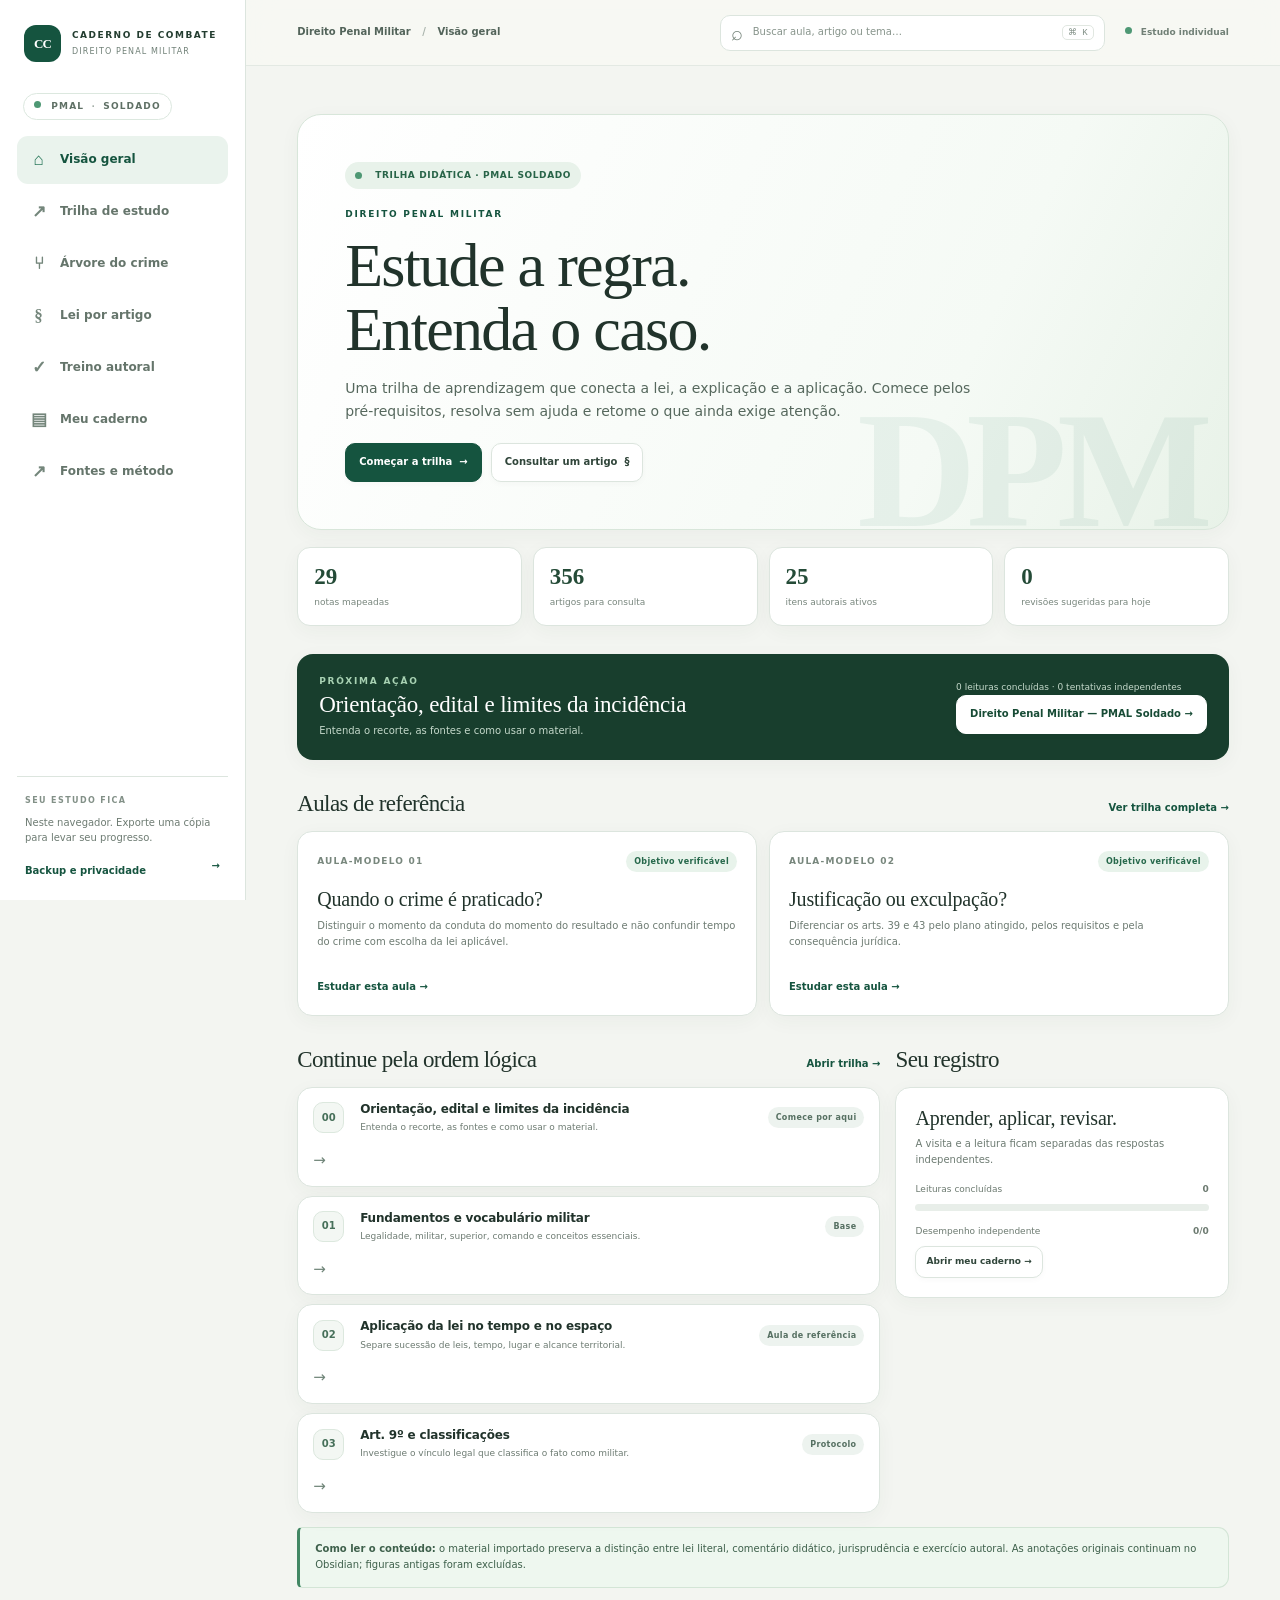
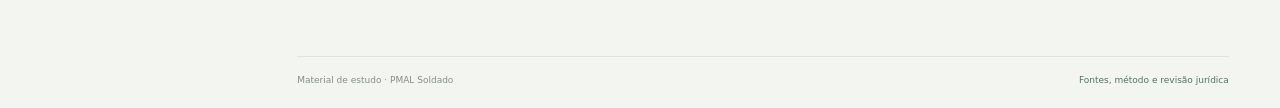
<file: index.html>
<!DOCTYPE html>
<html lang="pt-BR">
<head>
  <meta charset="UTF-8">
  <meta name="viewport" content="width=device-width, initial-scale=1">
  <meta name="theme-color" content="#f3f5f1">
  <meta name="description" content="Trilha didática de Direito Penal Militar para PMAL Soldado, com consulta legal, treino e revisão pessoal.">
  <title>Direito Penal Militar · Caderno de Combate</title>
  <link rel="stylesheet" href="app.css">
  <script src="app.js" defer></script>
</head>
<body>
  <div class="shell">
    <aside class="sidebar" aria-label="Navegação principal">
      <a class="brand" href="#inicio" aria-label="Caderno de Combate, início">
        <span class="brand-mark">CC</span>
        <span><strong>CADERNO DE COMBATE</strong><small>DIREITO PENAL MILITAR</small></span>
      </a>
      <div class="course-chip"><span class="status-dot"></span> PMAL <b>·</b> SOLDADO</div>
      <nav class="nav-list">
        <a href="#inicio" data-nav="inicio"><span class="nav-icon">⌂</span>Visão geral</a>
        <a href="#trilha" data-nav="trilha"><span class="nav-icon">↗</span>Trilha de estudo</a>
        <a href="#arvore" data-nav="arvore"><span class="nav-icon">⑂</span>Árvore do crime</a>
        <a href="#lei" data-nav="lei"><span class="nav-icon">§</span>Lei por artigo</a>
        <a href="#treino" data-nav="treino"><span class="nav-icon">✓</span>Treino autoral</a>
        <a href="#caderno" data-nav="caderno"><span class="nav-icon">▤</span>Meu caderno</a>
        <a href="#fontes" data-nav="fontes"><span class="nav-icon">↗</span>Fontes e método</a>
      </nav>
      <div class="sidebar-bottom">
        <div class="sidebar-caption">SEU ESTUDO FICA</div>
        <p>Neste navegador. Exporte uma cópia para levar seu progresso.</p>
        <a class="sidebar-link" href="#caderno">Backup e privacidade <span>→</span></a>
      </div>
    </aside>

    <div class="main-column">
      <header class="topbar">
        <div class="mobile-brand"><span class="brand-mark">CC</span><b>Caderno de Combate</b></div>
        <div class="breadcrumb" id="breadcrumb">Direito Penal Militar <span>/</span> Visão geral</div>
        <form class="global-search" id="global-search" role="search">
          <label class="sr-only" for="global-query">Buscar aulas, artigos e temas</label>
          <span aria-hidden="true">⌕</span>
          <input id="global-query" type="search" placeholder="Buscar aula, artigo ou tema…" autocomplete="off">
          <kbd>⌘ K</kbd>
          <div class="search-results" id="search-results" hidden></div>
        </form>
        <div class="topbar-tag"><span class="status-dot"></span> Estudo individual</div>
      </header>
      <main id="app" tabindex="-1" aria-live="polite">
        <div class="loading"><span class="spinner"></span>Preparando seu material de estudo…</div>
      </main>
      <footer class="site-footer"><span>Material de estudo · PMAL Soldado</span><a href="#fontes">Fontes, método e revisão jurídica</a></footer>
    </div>
  </div>
  <div id="toast" class="toast" role="status" aria-live="polite" hidden></div>
</body>
</html>
</file>
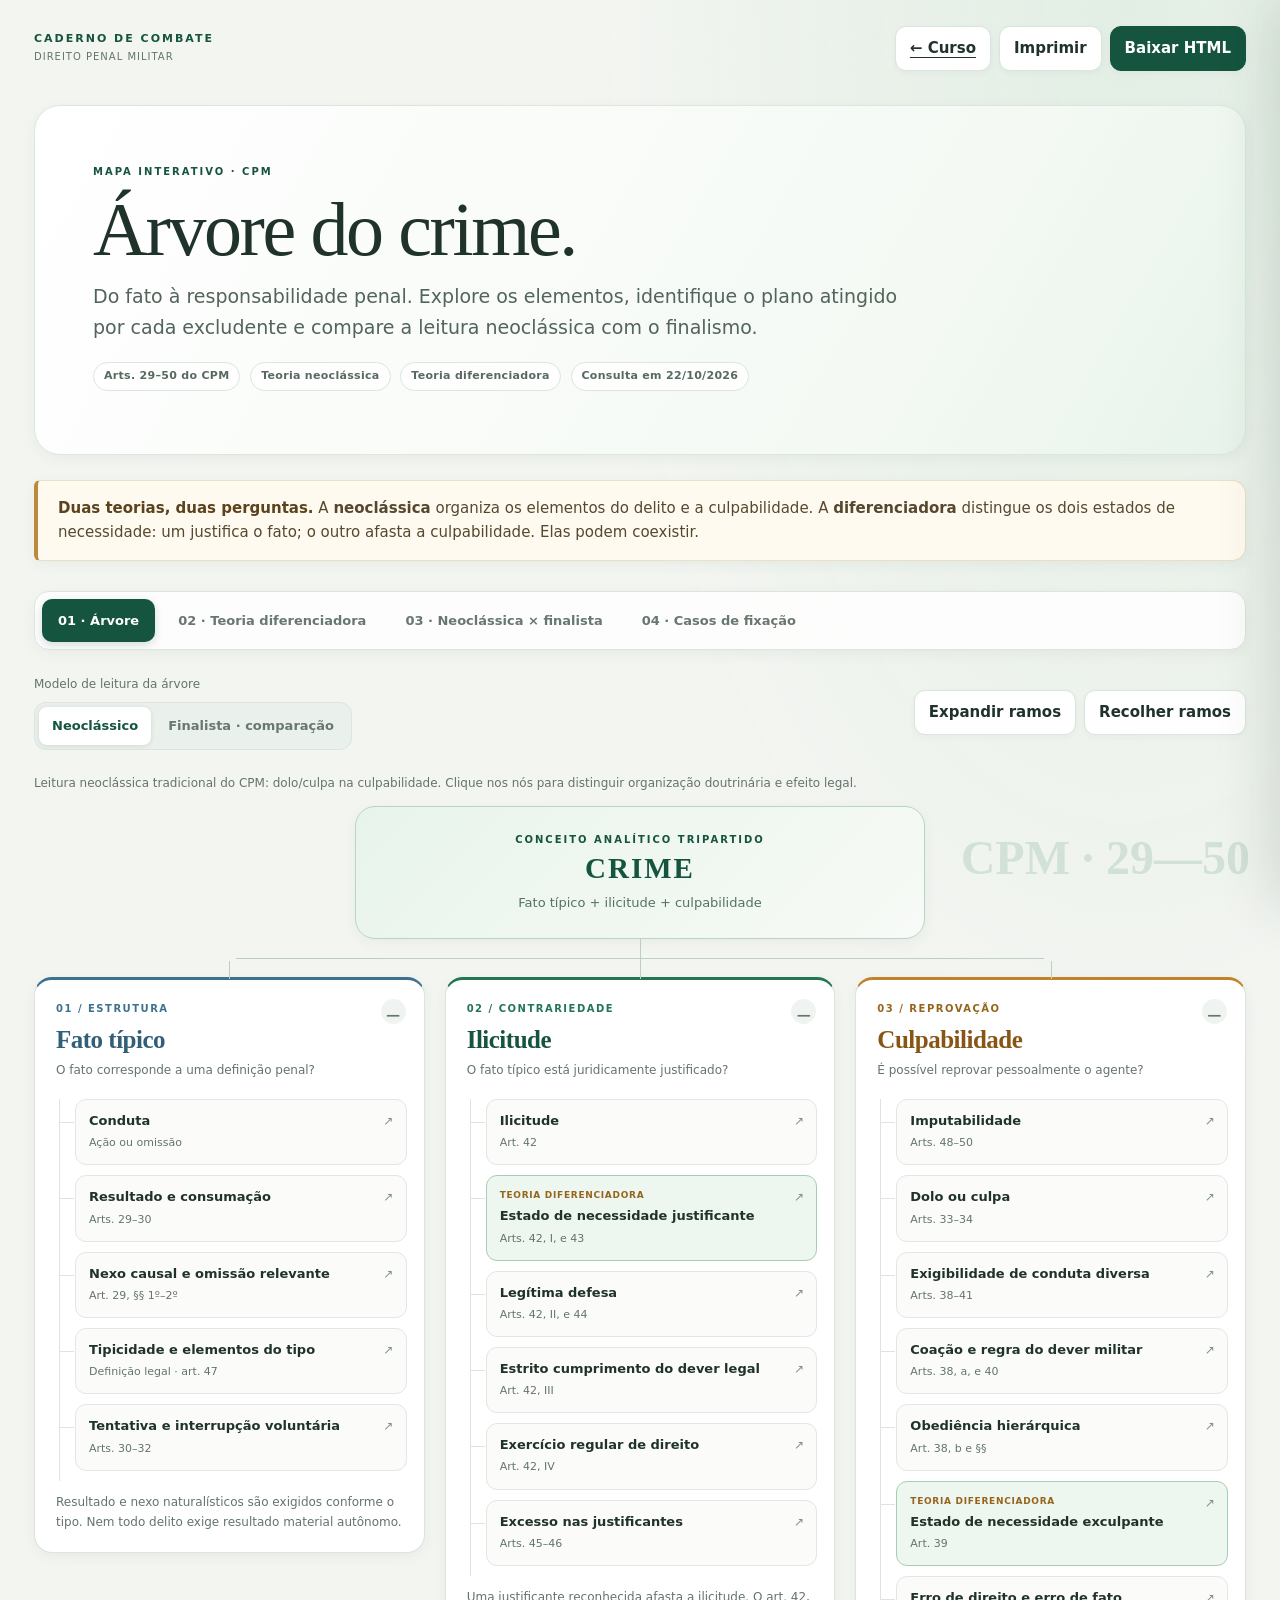
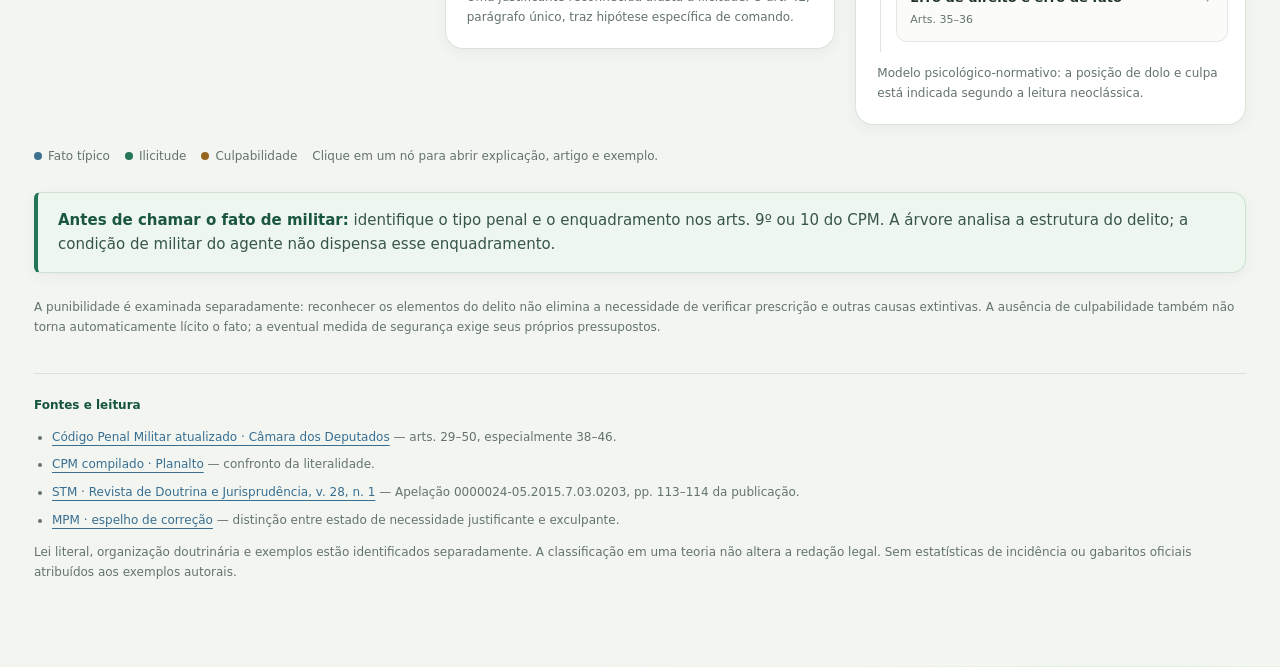
<file: arvore-do-crime.html>
<!DOCTYPE html>
<html lang="pt-BR">
<head>
<meta charset="UTF-8">
<meta name="viewport" content="width=device-width,initial-scale=1">
<title>Árvore do crime · Código Penal Militar</title>
<style>
:root{color-scheme:dark;--bg:#090f19;--panel:#111b2a;--card:#172438;--line:#30415b;--text:#edf2fa;--muted:#a4b5cc;--green:#62e0b6;--blue:#80b9ff;--amber:#f6ca79;--red:#ff9da8;--radius:18px}
*{box-sizing:border-box}body{margin:0;background:var(--bg);color:var(--text);font:15px/1.65 system-ui,-apple-system,"Segoe UI",sans-serif}button,input{font:inherit}button,a{touch-action:manipulation}button{cursor:pointer}button:focus-visible,a:focus-visible,input:focus-visible,summary:focus-visible{outline:3px solid var(--green);outline-offset:4px}button:disabled{opacity:.5;cursor:default}a{color:var(--blue);text-underline-offset:4px}h1,h2,h3,h4,p{margin-top:0}h1{font-size:clamp(30px,5vw,52px);line-height:1.13;letter-spacing:-1.8px;margin-bottom:14px}h2{font-size:27px;line-height:1.25;letter-spacing:-.6px}h3{font-size:20px;line-height:1.35}small,.muted{color:var(--muted)}strong{color:#fff}.wrap{max-width:1420px;margin:auto;padding:30px 28px 65px}.top{display:flex;justify-content:space-between;gap:20px;align-items:center;margin-bottom:34px}.brand{font-size:12px;letter-spacing:2px;font-weight:800;color:var(--green)}.tools{display:flex;gap:8px;flex-wrap:wrap}.btn{border:1px solid var(--line);background:var(--panel);color:var(--text);border-radius:10px;padding:9px 14px}.btn:hover{background:#213149}.btn.primary{background:var(--green);color:#07261d;border-color:var(--green);font-weight:750}.hero{max-width:940px}.hero p{font-size:17px;color:var(--muted);max-width:830px}.eyebrow{font-size:11px;letter-spacing:1.8px;text-transform:uppercase;font-weight:800;color:var(--green);margin-bottom:12px}.badge{display:inline-flex;border:1px solid var(--line);border-radius:99px;padding:4px 10px;font-size:11px;letter-spacing:.3px;color:var(--muted);margin:0 5px 5px 0}.notice{border-left:3px solid var(--amber);padding:15px 20px;background:#1c211f;border-radius:0 12px 12px 0;margin:25px 0;color:#dce4e9}.notice p:last-child{margin-bottom:0}.notice.green{border-color:var(--green);background:#112922}.tabs{display:flex;gap:6px;border-bottom:1px solid var(--line);margin:30px 0 25px;overflow:auto;padding-bottom:8px}.tab{white-space:nowrap;border:0;background:none;color:var(--muted);padding:11px 16px;border-radius:10px;font-weight:650}.tab[aria-selected=true]{background:#203349;color:white}.tab:hover{color:white}.view[hidden]{display:none}.toolbar{display:flex;justify-content:space-between;gap:18px;align-items:center;flex-wrap:wrap;margin-bottom:24px}.segmented{display:flex;background:#0b1421;padding:4px;border:1px solid var(--line);border-radius:12px;gap:4px}.segmented button{background:none;color:var(--muted);border:0;padding:8px 13px;border-radius:8px}.segmented button[aria-pressed=true]{background:#254137;color:var(--green)}.hint{font-size:12px;color:var(--muted)}.root{position:relative;margin:0 auto 38px;padding:20px 24px;max-width:540px;border:1px solid #376e60;background:linear-gradient(135deg,#15342d,#142335);border-radius:var(--radius);text-align:center}.root h2{margin:0 0 7px;font-size:28px}.root p{font-size:13px;color:#c2d8d0;margin:0}.root:after{content:"";position:absolute;width:1px;height:38px;background:var(--line);left:50%;bottom:-39px}.tree{display:grid;grid-template-columns:repeat(3,minmax(0,1fr));gap:22px;position:relative}.tree:before{content:"";position:absolute;top:-19px;height:1px;left:16.66%;right:16.66%;background:var(--line)}.branch{position:relative;border:1px solid var(--line);border-radius:var(--radius);background:var(--panel);align-self:start;overflow:visible}.branch:before{content:"";position:absolute;top:-19px;height:18px;width:1px;left:50%;background:var(--line)}.branch>summary{cursor:pointer;list-style:none;padding:21px 20px;position:relative}.branch>summary::-webkit-details-marker{display:none}.branch>summary:after{content:"−";position:absolute;right:18px;top:22px;color:var(--muted);font-size:20px}.branch:not([open])>summary:after{content:"+"}.step{font-size:11px;letter-spacing:2px;font-weight:800;display:block;margin-bottom:7px}.branch b{font-size:22px;font-weight:750;display:block;letter-spacing:-.5px}.branch summary .question{display:block;margin-top:7px;color:var(--muted);font-size:13px;max-width:90%}.branch.typical .step,.branch.typical b{color:var(--blue)}.branch.unlawful .step,.branch.unlawful b{color:var(--green)}.branch.guilty .step,.branch.guilty b{color:var(--amber)}.branchbody{padding:0 17px 20px}.nodes{list-style:none;margin:0 0 0 7px;padding:0 0 0 15px;border-left:1px solid var(--line)}.nodes>li{position:relative;padding:0 0 10px}.nodes>li:before{content:"";position:absolute;left:-15px;top:23px;width:14px;height:1px;background:var(--line)}.node{width:100%;border:1px solid #2a3b52;background:var(--card);border-radius:11px;text-align:left;color:var(--text);padding:12px 13px;transition:background .15s,transform .15s;position:relative}.node:hover{background:#223650;transform:translateX(2px)}.node .label{font-weight:700;display:block;line-height:1.4;padding-right:14px}.node .ref{font-size:11px;color:var(--muted);display:block;margin-top:4px}.node:after{content:"↗";position:absolute;right:12px;top:12px;font-size:12px;color:var(--muted)}.node.emphasis{border-color:#46725f;background:#19352e}.node.negative{border-color:#5a4047}.node .tag{font-size:9px;letter-spacing:.7px;text-transform:uppercase;color:var(--amber);display:block;margin-bottom:4px}.branchfoot{margin:12px 4px 0;font-size:12px;color:var(--muted)}.legend{display:flex;gap:15px;flex-wrap:wrap;margin:22px 0 0;color:var(--muted);font-size:12px}.dot{display:inline-block;width:8px;height:8px;border-radius:50%;margin-right:6px;background:var(--green)}.grid2{display:grid;grid-template-columns:1fr 1fr;gap:22px}.card{background:var(--panel);border:1px solid var(--line);border-radius:var(--radius);padding:24px}.card.just{border-top:3px solid var(--green)}.card.excul{border-top:3px solid var(--amber)}.card h3{margin-bottom:8px}.card .sub{color:var(--muted);font-size:13px}.checklist{padding-left:20px}.checklist li{padding:5px 0}.result{margin-top:20px;padding:15px 16px;background:#0c1824;border-radius:10px}.result .over{font-size:10px;letter-spacing:1.5px;color:var(--muted);text-transform:uppercase;display:block;margin-bottom:5px}.tablewrap{overflow-x:auto;border:1px solid var(--line);border-radius:14px;margin:22px 0}table{width:100%;border-collapse:collapse;min-width:650px;font-size:14px}th,td{text-align:left;vertical-align:top;padding:14px 16px;border-bottom:1px solid var(--line)}th{background:#1a2a3c;font-size:12px;color:#d0e0f2}td{background:#111c2b}tr:last-child td{border-bottom:0}.pill{display:inline-block;font-size:10px;letter-spacing:.7px;text-transform:uppercase;padding:4px 8px;border-radius:7px;background:#25384b;color:var(--blue);margin-bottom:8px}.pill.green{background:#1b3b31;color:var(--green)}.pill.amber{background:#3b3020;color:var(--amber)}.flow{display:grid;grid-template-columns:1fr 1fr;gap:18px;margin:24px 0}.flow .card{position:relative}.sourcebox{font-size:13px;line-height:1.7;padding:18px 20px;background:#0c1420;border:1px solid var(--line);border-radius:12px}.sourcebox p{margin-bottom:10px}.sourcebox p:last-child{margin-bottom:0}.cases{display:grid;gap:16px}.case{border:1px solid var(--line);border-radius:15px;padding:20px 22px;background:var(--panel)}.case summary{cursor:pointer;color:var(--green);font-weight:650;padding:10px 0}.answer{border-top:1px solid var(--line);padding-top:14px;margin-top:7px;color:#d5e1ef}.case h3{font-size:18px}.sources{margin-top:35px;padding-top:22px;border-top:1px solid var(--line);font-size:12px;color:var(--muted)}.sources ul{padding-left:18px}.sources li{margin:8px 0}.overlay{position:fixed;inset:0;background:#0009;z-index:40;display:none}.overlay.open{display:block}.drawer{position:fixed;right:0;top:0;bottom:0;width:min(600px,100%);background:#101b2b;border-left:1px solid var(--line);padding:30px 28px;overflow-y:auto;z-index:41;transform:translateX(102%);transition:transform .2s;box-shadow:-20px 0 80px #0004}.drawer.open{transform:translateX(0)}.drawerhead{display:flex;justify-content:space-between;gap:15px;align-items:start}.close{background:#203047;border:1px solid var(--line);border-radius:10px;color:white;width:38px;height:38px;font-size:23px;flex:none}.drawer h2{font-size:26px;margin-bottom:12px}.drawer h3{font-size:14px;letter-spacing:.3px;color:var(--green);margin:24px 0 9px}.drawer ul{padding-left:20px}.drawer li{margin:7px 0}.law{white-space:pre-wrap;border-left:3px solid var(--blue);background:#0a1420;padding:16px 18px;border-radius:0 12px 12px 0;font:13px/1.85 system-ui}.example{padding:16px;background:#1c2c36;border-radius:12px;color:#deebf5}.trap{padding:14px 16px;border:1px solid #60494a;border-radius:12px;background:#302026;color:#f1d2d7}.reading{font-size:12px;color:var(--muted)}.footnote{font-size:12px;color:var(--muted);margin-top:22px}.sr{position:absolute;width:1px;height:1px;clip:rect(0,0,0,0);overflow:hidden}
@media(max-width:900px){.tree{gap:12px}.branch>summary{padding:18px 14px}.branch b{font-size:19px}.branchbody{padding:0 10px 14px}.node{padding:11px 10px}.node .label{font-size:13px}.wrap{padding:22px 18px 45px}}
@media(max-width:700px){.top{align-items:flex-start}.brand{max-width:150px}.tools .btn{font-size:12px;padding:7px 10px}.tree,.grid2,.flow{grid-template-columns:1fr}.tree{gap:22px}.tree:before,.branch:before,.root:after{display:none}.root{margin-bottom:22px}.branch b{font-size:22px}.node .label{font-size:15px}.branchbody{padding:0 18px 18px}.tabs{margin-top:22px}.tab{padding:10px 12px;font-size:13px}.hero p{font-size:15px}.card{padding:20px}.drawer{padding:24px 20px}}
@media print{body{background:white;color:#111;font-size:11px}.wrap{max-width:none;padding:0}.tools,.tabs,.toolbar,.overlay,.drawer,.hint{display:none!important}.view[hidden],.view{display:block!important;margin-top:25px}.tree{display:grid;grid-template-columns:repeat(3,1fr);gap:10px}.card,.branch,.case,.root,.sourcebox,td,th,.notice,.law,.result{background:white!important;color:#111!important;border-color:#aaa!important;box-shadow:none}.node{background:white;color:#111;border-color:#aaa;padding:7px}.node .label{font-size:11px}.node .ref,.muted,.question,.sub,.branchfoot,.sources,.reading,.footnote{color:#444!important}strong{color:#111}h1{font-size:30px}h2{font-size:22px}.step,.branch b,.eyebrow,.brand{color:#111!important}.tree:before,.branch:before,.root:after{display:none}.grid2{gap:12px}.node:after{display:none}.sourcebox,.card,.case{break-inside:avoid}a{color:#111}.answer{color:#111}.notice{border-left-color:#777}.result{border:1px solid #aaa}}

:root{color-scheme:light;--bg:#f3f5f1;--panel:#fff;--card:#f8faf8;--line:#dbe4dd;--text:#20332a;--muted:#64746b;--green:#247556;--blue:#3c7190;--amber:#96651d;--red:#a64f4f;--radius:18px}
body{background:radial-gradient(ellipse at 88% 0%,#e2eee4 0,transparent 34rem),var(--bg);font-family:Inter,system-ui,-apple-system,"Segoe UI",sans-serif;-webkit-font-smoothing:antialiased}
.wrap{max-width:1280px;padding:26px 34px 72px}h1,h2{font-family:Georgia,"Times New Roman",serif;font-weight:500;color:#20332a}
h1{font-size:clamp(42px,6.5vw,76px);line-height:.98;letter-spacing:-2.4px}h2{font-size:clamp(25px,3vw,34px)}h3{color:#20332a}strong{color:#243b30}a{color:#386f91}
.brand,.eyebrow{color:#15543f}.brand{font-size:11px}.eyebrow{font-size:10px;letter-spacing:2px;font-weight:850}
.btn{background:#fff;color:#20332a;border-color:#dbe4dd;border-radius:11px;min-height:42px;font-weight:650;box-shadow:0 2px 6px #1c33280a;transition:all .18s}
.btn:hover{background:#f1f6f2;color:#15543f;border-color:#b9cec1;transform:translateY(-1px)}.btn.primary{background:#15543f;color:#fff;border-color:#15543f}.btn.primary:hover{background:#0f4634}
.hero{max-width:none;padding:clamp(28px,5vw,58px);border:1px solid #d9e7dc;border-radius:26px;background:linear-gradient(120deg,#fff,#f4f9f4 72%,#e7f3ea);box-shadow:0 4px 14px #1c33280d}
.hero:after{content:"CPM · 29—50";position:absolute;right:30px;bottom:18px;color:#1e745824;font:700 clamp(24px,4vw,48px)/1 Georgia,serif;pointer-events:none}.hero>*{position:relative;z-index:1}.hero p{color:#52645b;font-size:clamp(16px,1.7vw,19px)}
.badge{background:#ffffffc9;border-color:#dbe6de;color:#566a5e;font-weight:650;border-radius:999px}
.notice{background:#fffaf0!important;border:1px solid #eadfc7;border-left:4px solid #bd8a3d;color:#55482f;border-radius:6px 14px 14px 6px;box-shadow:0 4px 14px #1c33280d}.notice strong{color:#5c431e}
.notice.green{background:#edf6ef!important;border-color:#cfe1d4;border-left-color:#247556;color:#385648}.notice.green strong{color:#1b563f}
.tabs{gap:7px;border:1px solid #dbe4dd;border-radius:15px;background:#ffffffd9;padding:7px;box-shadow:0 4px 14px #1c33280d}.tab{color:#68776f;border-radius:10px;font-size:13px;font-weight:700}
.tab[aria-selected=true]{background:#15543f;color:white;box-shadow:0 3px 9px #15543f2e}.tab:hover{color:#15543f;background:#edf4ef}
.segmented{background:#eaf0eb;border-color:#dce5de;border-radius:12px}.segmented button{color:#68776f;font-size:13px;font-weight:650}.segmented button[aria-pressed=true]{background:#fff;color:#15543f;box-shadow:0 1px 5px #193e2b1f}
.root{max-width:570px;padding:25px 30px;border:1px solid #b9d4c2;background:linear-gradient(135deg,#e8f4eb,#f7faf6);border-radius:20px;box-shadow:0 4px 14px #1c33280d}.root h2{color:#15543f;font:750 29px/1.1 Georgia,serif;letter-spacing:2px}.root p{color:#557262}
.root:after,.tree:before,.branch:before{background:#bdcfc2}.tree{gap:20px}
.branch{background:#fff;border-color:#dbe4dd;border-radius:18px;box-shadow:0 4px 14px #1c33280d;transition:box-shadow .2s,transform .2s}.branch:hover{box-shadow:0 14px 34px #1c332814;transform:translateY(-2px)}
.branch.typical{border-top:3px solid #3c7190}.branch.unlawful{border-top:3px solid #247556}.branch.guilty{border-top:3px solid #c1832a}
.branch>summary{padding:21px 21px 18px}.branch>summary:after{display:grid;place-items:center;width:25px;height:25px;border-radius:50%;background:#f0f4f1;color:#64766b;top:19px}
.step{font-size:10px;letter-spacing:1.5px;font-weight:850}.branch b{font:600 25px/1.18 Georgia,serif;color:#20332a}
.branch.typical .step{color:#3c7190}.branch.typical b{color:#315e79}.branch.unlawful .step{color:#247556}.branch.unlawful b{color:#15543f}.branch.guilty .step{color:#96651d}.branch.guilty b{color:#875616}
.branch summary .question{color:#64746b;font-size:12px}.nodes{border-color:#dce5de}.nodes>li:before{background:#dce5de}
.node{background:#fbfcfa;border-color:#e1e8e3;border-radius:11px;color:#20332a;transition:all .16s}.node:hover{background:#f0f7f2;border-color:#b9d4c2;transform:translateX(2px);box-shadow:0 3px 10px #1c33280f}
.node .label{font-size:13px;font-weight:720}.node .ref,.branchfoot,.legend,.hint,.reading,.footnote{color:#64746b}.node:after{color:#7d9185}.node.emphasis{border-color:#a8cdb7;background:#edf6ef}.node.negative{border-color:#e4c9c9;background:#fff9f8}.node .tag{color:#96651d;font-weight:800}
.card,.case{background:#fff;border-color:#dbe4dd;border-radius:18px;box-shadow:0 4px 14px #1c33280d}.card{padding:clamp(20px,3vw,29px)}.card.just{border-top:3px solid #247556}.card.excul{border-top:3px solid #bf8a39}.card .sub{color:#64746b}
.checklist li::marker{color:#247556}.result{background:#f0f6f1;border:1px solid #deebe0;border-radius:12px}.result strong{color:#15543f}
.tablewrap{border-color:#dbe4dd;border-radius:14px;box-shadow:0 4px 14px #1c33280d}th{background:#edf3ee;color:#3d5748;font-size:10px;letter-spacing:.6px;text-transform:uppercase}td{background:#fff;color:#485b50}td:first-child{color:#20332a;font-weight:700}tbody tr:hover td{background:#f7faf7}
.pill{background:#edf2f8;color:#426784;font-weight:850}.pill.green{background:#e8f3eb;color:#236749}.pill.amber{background:#fbf1de;color:#845817}
.sourcebox{background:#f4f7f4;border-color:#dbe4dd;border-radius:14px;color:#4c5e54}.case{border-radius:15px}.case summary{color:#15543f;font-weight:700}.answer{border-color:#dbe4dd;color:#506258}
.sources{border-color:#d8e1db;color:#64746b}.sources strong{color:#15543f}.overlay{background:#16271f47;backdrop-filter:blur(3px)}
.drawer{background:#fff;border-color:#dbe4dd;box-shadow:-18px 0 55px #192f2429}.drawerhead{border-color:#dbe4dd}.close{background:#f2f6f2;border-color:#dbe4dd;color:#20332a}.close:hover{background:#e8f1e9}.drawer h3{color:#15543f}
.law{border-left-color:#3c7190;background:#f1f6f8;color:#344d5a;font-family:ui-monospace,SFMono-Regular,Consolas,monospace}.example{background:#edf5ef;border:1px solid #dbeadd;color:#3e5b49}.trap{border-color:#ecd5d2;background:#fff5f3;color:#75413d}
@media(max-width:980px){.wrap{padding-left:23px;padding-right:23px}.tree{gap:14px}.branch>summary{padding:19px 15px 16px}.branch b{font-size:22px}.branchbody{padding:0 12px 16px}.node{padding:11px 10px}.node .label{font-size:12px}}
@media(max-width:700px){.wrap{padding:17px 16px 46px}.top{align-items:flex-start;margin-bottom:22px}.brand{max-width:150px;font-size:10px}.tools{gap:6px}.tools .btn{min-height:38px;font-size:11px;padding:7px 10px}.hero{padding:27px 22px 30px;border-radius:19px}.hero:after{right:17px;bottom:10px;font-size:20px;opacity:.7}h1{font-size:clamp(40px,12vw,58px);letter-spacing:-1.6px}.hero p{font-size:15px}.notice{padding:14px 15px;margin:17px 0 21px;font-size:13px}.tabs{margin:19px -3px 23px;border-radius:12px}.tab{padding:10px 12px;font-size:11px}.tree,.grid2,.flow{grid-template-columns:1fr}.tree{gap:17px}.tree:before,.branch:before,.root:after{display:none}.root{margin-bottom:20px;padding:21px}.branch b{font-size:24px}.node .label{font-size:13px}.card{padding:21px}.case{padding:18px}.drawer{padding:23px 19px}.drawer h2{font-size:25px}}
@media(prefers-reduced-motion:reduce){*,*:before,*:after{scroll-behavior:auto!important;animation-duration:.01ms!important;transition-duration:.01ms!important}}
</style>
</head>
<body>
<div class="wrap">
<header>
  <div class="top">
    <div class="brand">CADERNO DE COMBATE<br><span style="color:var(--muted);font-weight:500;font-size:10px;letter-spacing:1px">DIREITO PENAL MILITAR</span></div>
    <div class="tools">
      <a class="btn course-home" href="index.html">← Curso</a>
      <button class="btn" type="button" id="printBtn">Imprimir</button>
      <button class="btn primary" type="button" id="downloadBtn">Baixar HTML</button>
    </div>
  </div>
  <div class="hero">
    <div class="eyebrow">Mapa interativo · CPM</div>
    <h1>Árvore do crime.</h1>
    <p>Do fato à responsabilidade penal. Explore os elementos, identifique o plano atingido por cada excludente e compare a leitura neoclássica com o finalismo.</p>
    <span class="badge">Arts. 29–50 do CPM</span>
    <span class="badge">Teoria neoclássica</span>
    <span class="badge">Teoria diferenciadora</span>
    <span class="badge">Consulta em 22/10/2026</span>
  </div>
  <div class="notice">
    <strong>Duas teorias, duas perguntas.</strong> A <b>neoclássica</b> organiza os elementos do delito e a culpabilidade. A <b>diferenciadora</b> distingue os dois estados de necessidade: um justifica o fato; o outro afasta a culpabilidade. Elas podem coexistir.
  </div>
</header>

<nav class="tabs" role="tablist" aria-label="Modos de estudo">
  <button class="tab" id="tab-tree" role="tab" aria-controls="tree-view" aria-selected="true" data-view="tree">01 · Árvore</button>
  <button class="tab" id="tab-necessity" role="tab" aria-controls="necessity-view" aria-selected="false" tabindex="-1" data-view="necessity">02 · Teoria diferenciadora</button>
  <button class="tab" id="tab-theories" role="tab" aria-controls="theories-view" aria-selected="false" tabindex="-1" data-view="theories">03 · Neoclássica × finalista</button>
  <button class="tab" id="tab-cases" role="tab" aria-controls="cases-view" aria-selected="false" tabindex="-1" data-view="cases">04 · Casos de fixação</button>
</nav>

<main>
<section class="view" id="tree-view" role="tabpanel" aria-labelledby="tab-tree">
  <div class="toolbar">
    <div>
      <div class="hint" style="margin-bottom:7px">Modelo de leitura da árvore</div>
      <div class="segmented" aria-label="Comparar modelos">
        <button type="button" data-model="neo" aria-pressed="true">Neoclássico</button>
        <button type="button" data-model="final" aria-pressed="false">Finalista · comparação</button>
      </div>
    </div>
    <div class="tools">
      <button class="btn" id="expandBtn" type="button">Expandir ramos</button>
      <button class="btn" id="collapseBtn" type="button">Recolher ramos</button>
    </div>
  </div>
  <p class="reading" id="modelNote"></p>
  <div class="root">
    <div class="eyebrow" style="margin-bottom:5px">Conceito analítico tripartido</div>
    <h2>CRIME</h2>
    <p>Fato típico + ilicitude + culpabilidade</p>
  </div>
  <div class="tree" id="tree"></div>
  <div class="legend">
    <span><i class="dot" style="background:var(--blue)"></i>Fato típico</span>
    <span><i class="dot"></i>Ilicitude</span>
    <span><i class="dot" style="background:var(--amber)"></i>Culpabilidade</span>
    <span>Clique em um nó para abrir explicação, artigo e exemplo.</span>
  </div>
  <div class="notice green">
    <strong>Antes de chamar o fato de militar:</strong> identifique o tipo penal e o enquadramento nos arts. 9º ou 10 do CPM. A árvore analisa a estrutura do delito; a condição de militar do agente não dispensa esse enquadramento.
  </div>
  <p class="footnote">A punibilidade é examinada separadamente: reconhecer os elementos do delito não elimina a necessidade de verificar prescrição e outras causas extintivas. A ausência de culpabilidade também não torna automaticamente lícito o fato; a eventual medida de segurança exige seus próprios pressupostos.</p>
</section>

<section class="view" id="necessity-view" role="tabpanel" aria-labelledby="tab-necessity" hidden>
  <div class="eyebrow">Dois caminhos jurídicos</div>
  <h2>Estado de necessidade no CPM.</h2>
  <p class="muted">Não decida apenas comparando o valor dos bens. Cada modalidade possui requisitos próprios, que precisam estar presentes no caso.</p>
  <div class="grid2">
    <article class="card just">
      <span class="pill green">Justificante · art. 43</span>
      <h3>O ordenamento permite o fato.</h3>
      <p class="sub">Atinge a <strong>ilicitude</strong>. Conexão com o art. 42, I.</p>
      <ul class="checklist">
        <li>Preservar <strong>direito próprio ou alheio</strong>.</li>
        <li>Perigo <strong>certo e atual</strong>.</li>
        <li>Perigo que o agente <strong>não provocou</strong>.</li>
        <li>Não poder evitá-lo de outro modo.</li>
        <li>Mal causado <strong>consideravelmente inferior</strong> ao evitado, por natureza e importância.</li>
        <li>Agente <strong>não legalmente obrigado a enfrentar</strong> o perigo.</li>
      </ul>
      <div class="result"><span class="over">Se preenchidos os requisitos</span><strong>Afasta a ilicitude.</strong><br>O fato é justificado.</div>
      <button class="btn" style="margin-top:17px" data-detail="necessidade43">Ler o art. 43 e o exemplo ↗</button>
    </article>
    <article class="card excul">
      <span class="pill amber">Exculpante · art. 39</span>
      <h3>O fato permanece ilícito, mas o agente é desculpado.</h3>
      <p class="sub">Atinge a <strong>culpabilidade</strong>, por inexigibilidade de conduta diversa.</p>
      <ul class="checklist">
        <li>Proteger <strong>direito próprio</strong> ou de pessoa ligada por <strong>estreito parentesco ou afeição</strong>.</li>
        <li>Perigo <strong>certo e atual</strong>, não provocado.</li>
        <li>Não poder evitá-lo de outro modo.</li>
        <li>Pode haver sacrifício de direito alheio <strong>até superior</strong> ao protegido.</li>
        <li>Não ser <strong>razoavelmente exigível conduta diversa</strong>.</li>
      </ul>
      <div class="result"><span class="over">Se preenchidos os requisitos</span><strong>Afasta a culpabilidade.</strong><br>Não transforma a conduta em lícita.</div>
      <button class="btn" style="margin-top:17px" data-detail="necessidade39">Ler o art. 39 e o exemplo ↗</button>
    </article>
  </div>

  <div class="tablewrap">
    <table>
      <thead><tr><th>Critério</th><th>Art. 43 · justificante</th><th>Art. 39 · exculpante</th></tr></thead>
      <tbody>
        <tr><td>Plano atingido</td><td>Ilicitude</td><td>Culpabilidade</td></tr>
        <tr><td>Quem pode ser protegido</td><td>O próprio agente ou terceiro, sem exigência do vínculo afetivo do art. 39</td><td>O próprio agente ou pessoa ligada por estreito parentesco ou afeição</td></tr>
        <tr><td>Comparação dos males</td><td>Causado consideravelmente inferior ao evitado</td><td>Admite sacrifício de direito alheio até superior, com os demais requisitos</td></tr>
        <tr><td>Fundamento decisivo</td><td>Justificação da conduta nas condições legais</td><td>Inexigibilidade razoável de outra conduta</td></tr>
        <tr><td>Conduta fica lícita?</td><td>Sim, pela justificante reconhecida</td><td>Não, apenas por essa exculpante</td></tr>
      </tbody>
    </table>
  </div>
  <div class="notice">
    <strong>Igualdade dos bens não gera exculpação automática.</strong> A ausência de um requisito do art. 43 não prova o preenchimento do art. 39. É necessário testar a segunda hipótese de forma independente.
  </div>
  <div class="flow">
    <article class="card"><h3>Não justificou pelo art. 43?</h3><p>Examine se há outra justificante ou se o caso atende integralmente à exculpante do art. 39. Não passe diretamente de “mal igual ou maior” para “isento”.</p></article>
    <article class="card"><h3>Era exigível o sacrifício?</h3><p>A hipótese do art. 41 pode permitir <strong>atenuação</strong>. Atenuar a pena é diferente de excluir a culpabilidade.</p><button class="btn" data-detail="art41">Examinar art. 41 ↗</button></article>
  </div>
</section>

<section class="view" id="theories-view" role="tabpanel" aria-labelledby="tab-theories" hidden>
  <div class="eyebrow">Organização doutrinária</div>
  <h2>Onde ficam dolo e culpa?</h2>
  <div class="grid2">
    <article class="card">
      <span class="pill amber">Neoclássica · causal-valorativa</span>
      <h3>Culpabilidade psicológico-normativa.</h3>
      <p>À dimensão psicológica acrescenta-se a reprovação pessoal, incluindo a exigibilidade de outra conduta. <strong>Dolo e culpa permanecem na culpabilidade</strong>, na organização tradicional desse modelo.</p>
      <p>O <strong>dolo normativo</strong> é explicado com a consciência atual da ilicitude em seu interior. Isso não autoriza desconsiderar a redação específica dos arts. 35 e 36 do CPM.</p>
      <p class="muted">O tipo admite elementos normativos e especiais elementos subjetivos. “Neoclássica” não significa que o tipo seja sempre puramente objetivo.</p>
    </article>
    <article class="card">
      <span class="pill">Finalista · comparação</span>
      <h3>Dolo e culpa na estrutura do fato típico.</h3>
      <p>A conduta passa a ser compreendida finalisticamente. O dolo é tratado como <strong>natural</strong>, separado da consciência da ilicitude; a organização da culpa também se desloca para o fato típico.</p>
      <p>A culpabilidade fica estruturada por <strong>imputabilidade, potencial consciência da ilicitude e exigibilidade de conduta diversa</strong>.</p>
      <p class="muted">A comparação ajuda a perceber o deslocamento. Ela não altera a redação do CPM nem importa automaticamente o regime do CP comum.</p>
    </article>
  </div>
  <div class="tablewrap">
    <table>
      <thead><tr><th>Ponto</th><th>Leitura neoclássica</th><th>Leitura finalista</th></tr></thead>
      <tbody>
        <tr><td>Dolo e culpa</td><td>Culpabilidade</td><td>Fato típico</td></tr>
        <tr><td>Dolo</td><td>Normativo, com consciência atual da ilicitude na formulação tradicional</td><td>Natural; consciência da ilicitude separada</td></tr>
        <tr><td>Culpabilidade</td><td>Psicológico-normativa</td><td>Normativa pura</td></tr>
        <tr><td>Consciência da ilicitude</td><td>Ligada ao dolo normativo</td><td>Potencial e autônoma na culpabilidade</td></tr>
        <tr><td>Exigibilidade de conduta diversa</td><td>Integra a reprovação pessoal</td><td>Permanece como elemento da culpabilidade</td></tr>
        <tr><td>Estado de necessidade diferenciador</td><td colspan="2">É outra classificação: separa justificação da exculpação e não é sinônimo de causalismo ou finalismo.</td></tr>
      </tbody>
    </table>
  </div>
  <div class="notice">
    <strong>Como usar isso no CPM:</strong> a leitura causalista neoclássica aparece na doutrina e em julgados militares. O próprio debate jurisdicional também dialoga com categorias finalistas. Por isso, a árvore identifica o modelo adotado, e a resolução deve respeitar o dispositivo, a orientação exigida na questão e a Constituição.
  </div>
  <div class="sourcebox">
    <strong>Referência doutrinária e jurisprudencial conferida</strong>
    <p>O STM, na Apelação <strong>0000024-05.2015.7.03.0203</strong>, reproduzida em sua Revista de Doutrina e Jurisprudência, v. 28, n. 1, pp. 113–114 da publicação, discute a estrutura neoclássica do CPM e o diálogo com categorias finalistas no tratamento do erro.</p>
    <p>Aqui a referência sustenta a <strong>comparação dos modelos</strong>; não é apresentada como tese vinculante de adoção exclusiva e uniforme de uma teoria para todo dispositivo.</p>
  </div>
</section>

<section class="view" id="cases-view" role="tabpanel" aria-labelledby="tab-cases" hidden>
  <div class="eyebrow">Aplicar antes de memorizar</div>
  <h2>Em qual ramo você examinaria o caso?</h2>
  <p class="muted">Situações autorais de estudo. Tente localizar o plano e os requisitos antes de revelar o comentário.</p>
  <div class="cases">
    <article class="case">
      <span class="pill green">Caso 01 · perigo atual</span>
      <h3>Danificar um portão para salvar uma vida.</h3>
      <p>Diante de incêndio atual que não provocou, o agente danifica um portão para retirar uma pessoa. Não havia meio menos lesivo, o dano é consideravelmente inferior ao mal evitado e o agente não era legalmente obrigado a enfrentar o perigo.</p>
      <details><summary>Revelar o caminho</summary><div class="answer"><strong>Ilicitude → estado de necessidade justificante, art. 43.</strong> Os fatos foram construídos para apresentar seus requisitos. A justificante reconhecida torna lícita a conduta. A avaliação concreta depende de prova dessas circunstâncias.</div></details>
    </article>
    <article class="case">
      <span class="pill amber">Caso 02 · exigibilidade</span>
      <h3>O perigo envolve o próprio filho.</h3>
      <p>Em perigo certo e atual, inevitável por outro meio e não provocado, alguém protege o filho sacrificando direito alheio de importância igual ou superior. Discute-se se seria razoavelmente exigível comportamento diferente.</p>
      <details><summary>Revelar o caminho</summary><div class="answer"><strong>Culpabilidade → art. 39.</strong> O parentesco e o conflito de bens não resolvem sozinhos o caso. É indispensável verificar a inexigibilidade razoável de outra conduta. Se reconhecida a exculpante, o fato não se torna lícito apenas por isso.</div></details>
    </article>
    <article class="case">
      <span class="pill amber">Caso 03 · ordem superior</span>
      <h3>“Foi uma ordem” basta?</h3>
      <p>Um superior dá ordem de serviço cujo objeto é uma prática manifestamente criminosa. O inferior a executa alegando apenas a disciplina hierárquica.</p>
      <details><summary>Revelar o caminho</summary><div class="answer"><strong>Culpabilidade → obediência hierárquica e seu limite, art. 38, § 2º.</strong> A hipótese não protege automaticamente o inferior. O artigo prevê sua punição também quando a ordem tem objeto manifestamente criminoso ou há excesso. Examine ainda os demais pressupostos de responsabilidade.</div></details>
    </article>
    <article class="case">
      <span class="pill">Caso 04 · legítima defesa</span>
      <h3>Repelir uma agressão não é revidar depois.</h3>
      <p>Terminada a agressão e afastado o perigo de renovação, o agente procura o antigo agressor para puni-lo.</p>
      <details><summary>Revelar o caminho</summary><div class="answer"><strong>Ilicitude → art. 44.</strong> A legítima defesa exige agressão injusta atual ou iminente. Vingança posterior não satisfaz esse requisito somente porque existiu agressão antes.</div></details>
    </article>
    <article class="case">
      <span class="pill">Caso 05 · resultado não ocorrido</span>
      <h3>O agente podia continuar, mas decidiu parar.</h3>
      <p>Depois de iniciar a execução, o agente voluntariamente desiste de prosseguir, embora pudesse continuar. Os atos anteriores já causaram uma lesão típica.</p>
      <details><summary>Revelar o caminho</summary><div class="answer"><strong>Execução → desistência voluntária, art. 31.</strong> Responde pelos atos já praticados, se configurarem delito. O instituto não apaga automaticamente a lesão anterior. Compare com tentativa: nesta, a não consumação decorre de circunstâncias alheias à vontade.</div></details>
    </article>
    <article class="case">
      <span class="pill amber">Caso 06 · capacidade</span>
      <h3>Doença diagnosticada significa inimputabilidade?</h3>
      <p>O agente possui diagnóstico psiquiátrico. A questão não informa se, no momento da ação, ele podia compreender a ilicitude ou agir de acordo com esse entendimento.</p>
      <details><summary>Revelar o caminho</summary><div class="answer"><strong>Culpabilidade → imputabilidade, art. 48.</strong> O diagnóstico, sozinho, não comprova os requisitos. Examine a capacidade ao tempo da conduta e o nexo com a condição mental. A diminuição considerável tem consequência própria no parágrafo único.</div></details>
    </article>
  </div>
</section>
</main>

<footer class="sources">
  <strong>Fontes e leitura</strong>
  <ul>
    <li><a href="https://www2.camara.leg.br/legin/fed/declei/1960-1969/decreto-lei-1001-21-outubro-1969-376258-normaatualizada-pe.html" target="_blank" rel="noopener noreferrer">Código Penal Militar atualizado · Câmara dos Deputados</a> — arts. 29–50, especialmente 38–46.</li>
    <li><a href="https://www.planalto.gov.br/ccivil_03/decreto-lei/del1001compilado.htm" target="_blank" rel="noopener noreferrer">CPM compilado · Planalto</a> — confronto da literalidade.</li>
    <li><a href="https://dspace.stm.jus.br/bitstream/handle/123456789/134873/Revista%20de%20doutrina%20e%20jurisprud%C3%AAncia%20do%20Superior%20Tribunal%20Militar%20Volume%2028%20N%C3%BAmero1.pdf?isAllowed=y&amp;sequence=1" target="_blank" rel="noopener noreferrer">STM · Revista de Doutrina e Jurisprudência, v. 28, n. 1</a> — Apelação 0000024-05.2015.7.03.0203, pp. 113–114 da publicação.</li>
    <li><a href="https://www.mpm.mp.br/wp-content/uploads/sites/5/2023/05/gabarito-bage.pdf" target="_blank" rel="noopener noreferrer">MPM · espelho de correção</a> — distinção entre estado de necessidade justificante e exculpante.</li>
  </ul>
  <p>Lei literal, organização doutrinária e exemplos estão identificados separadamente. A classificação em uma teoria não altera a redação legal. Sem estatísticas de incidência ou gabaritos oficiais atribuídos aos exemplos autorais.</p>
</footer>
</div>

<div class="overlay" id="overlay" aria-hidden="true"></div>
<aside class="drawer" id="drawer" role="dialog" aria-modal="true" aria-labelledby="detailTitle" aria-hidden="true" inert>
  <div class="drawerhead"><div><div class="eyebrow" id="detailGroup">Elemento do crime</div><h2 id="detailTitle"></h2></div><button class="close" type="button" id="closeDrawer" aria-label="Fechar explicação">×</button></div>
  <div id="detailContent"></div>
</aside>
<div class="sr" id="live" aria-live="polite"></div>

<script>
(()=>{
"use strict";
const lawURL="https://www2.camara.leg.br/legin/fed/declei/1960-1969/decreto-lei-1001-21-outubro-1969-376258-normaatualizada-pe.html";
const law={
29:"Art. 29. O resultado de que depende a existência do crime somente é imputável a quem lhe deu causa. Considera-se causa a ação ou omissão sem a qual o resultado não teria ocorrido.\n\n§ 1º A superveniência de causa relativamente independente exclui a imputação quando, por si só, produziu o resultado. Os fatos anteriores, imputam-se, entretanto, a quem os praticou.\n\n§ 2º A omissão é relevante como causa quando o omitente devia e podia agir para evitar o resultado. O dever de agir incumbe a quem tenha por lei obrigação de cuidado, proteção ou vigilância; a quem, de outra forma, assumiu a responsabilidade de impedir o resultado; e a quem, com seu comportamento anterior, criou o risco de sua superveniência.",
30:"Art. 30. Diz-se o crime:\nI - consumado, quando nele se reúnem todos os elementos de sua definição legal;\nII - tentado, quando, iniciada a execução, não se consuma por circunstâncias alheias à vontade do agente.\n\nParágrafo único. Pune-se a tentativa com a pena correspondente ao crime, diminuída de um a dois terços, podendo o juiz, no caso de excepcional gravidade, aplicar a pena do crime consumado.",
31:"Art. 31. O agente que, voluntariamente, desiste de prosseguir na execução ou impede que o resultado se produza, só responde pelos atos já praticados.",
32:"Art. 32. Quando, por ineficácia absoluta do meio empregado ou por absoluta impropriedade do objeto, é impossível consumar-se o crime, nenhuma pena é aplicável.",
33:"Art. 33. Diz-se o crime:\nI - doloso, quando o agente quis o resultado ou assumiu o risco de produzi-lo;\nII - culposo, quando o agente, deixando de empregar a cautela, atenção, ou diligência ordinária, ou especial, a que estava obrigado em face das circunstâncias, não prevê o resultado que podia prever ou, prevendo-o, supõe levianamente que não se realizaria ou que poderia evitá-lo.\n\nParágrafo único. Salvo os casos expressos em lei, ninguém pode ser punido por fato previsto como crime, senão quando o pratica dolosamente.",
34:"Art. 34. Pelos resultados que agravam especialmente as penas só responde o agente quando os houver causado, pelo menos, culposamente.",
35:"Art. 35. A pena pode ser atenuada ou substituída por outra menos grave quando o agente, salvo em se tratando de crime que atente contra o dever militar, supõe lícito o fato, por ignorância ou erro de interpretação da lei, se escusáveis.",
36:"Art. 36. É isento de pena quem, ao praticar o crime, supõe, por erro plenamente escusável, a inexistência de circunstância de fato que o constitui ou a existência de situação de fato que tornaria a ação legítima.\n\n§ 1º Se o erro deriva de culpa, a este título responde o agente, se o fato é punível como crime culposo.\n\n§ 2º Se o erro é provocado por terceiro, responderá este pelo crime, a título de dolo ou culpa, conforme o caso.",
38:"Art. 38. Não é culpado quem comete o crime:\na) sob coação irresistível ou que lhe suprima a faculdade de agir segundo a própria vontade;\nb) em estrita obediência a ordem direta de superior hierárquico, em matéria de serviços.\n\n§ 1º Responde pelo crime o autor da coação ou da ordem.\n\n§ 2º Se a ordem do superior tem por objeto a prática de ato manifestamente criminoso, ou há excesso nos atos ou na forma da execução, é punível também o inferior hierárquico.",
39:"Art. 39. Não é igualmente culpado quem, para proteger direito próprio ou de pessoa a quem está ligado por estreitas relações de parentesco ou afeição, contra perigo certo e atual, que não provocou, nem podia de outro modo evitar, sacrifica direito alheio, ainda quando superior ao direito protegido, desde que não lhe era razoavelmente exigível conduta diversa.",
40:"Art. 40. Nos crimes em que há violação do dever militar, o agente não pode invocar coação irresistível senão quando física ou material.",
41:"Art. 41. Nos casos do art. 38, letras a e b, se era possível resistir à coação, ou se a ordem não era manifestamente ilegal; ou, no caso do art. 39, se era razoavelmente exigível o sacrifício do direito ameaçado, o juiz, tendo em vista as condições pessoais do réu, pode atenuar a pena.",
42:"Art. 42. Não há crime quando o agente pratica o fato:\nI - em estado de necessidade;\nII - em legítima defesa;\nIII - em estrito cumprimento do dever legal;\nIV - em exercício regular de direito.\n\nParágrafo único. Não há igualmente crime quando o comandante de navio, aeronave ou praça de guerra, na iminência de perigo ou grave calamidade, compele os subalternos, por meios violentos, a executar serviços e manobras urgentes, para salvar a unidade ou vidas, ou evitar o desânimo, o terror, a desordem, a rendição, a revolta ou o saque.",
43:"Art. 43. Considera-se em estado de necessidade quem pratica o fato para preservar direito seu ou alheio, de perigo certo e atual, que não provocou, nem podia de outro modo evitar, desde que o mal causado, por sua natureza e importância, é consideravelmente inferior ao mal evitado, e o agente não era legalmente obrigado a arrostar o perigo.",
44:"Art. 44. Entende-se em legítima defesa quem, usando moderadamente dos meios necessários, repele injusta agressão, atual ou iminente, a direito seu ou de outrem.",
45:"Art. 45. O agente que, em qualquer dos casos de exclusão de crime, excede culposamente os limites da necessidade, responde pelo fato, se este é punível, a título de culpa.\n\nParágrafo único. Não é punível o excesso quando resulta de escusável surpresa ou perturbação de ânimo, em face da situação.",
46:"Art. 46. O juiz pode atenuar a pena ainda quando punível o fato por excesso doloso.",
47:"Art. 47. Deixam de ser elementos constitutivos do crime:\nI - a qualidade de superior ou a de inferior hierárquico, quando não conhecida do agente;\nII - a qualidade de superior ou a de inferior hierárquico, a de oficial de dia, de serviço ou de quarto, ou a de sentinela, vigia ou plantão, quando a ação é praticada em repulsa a agressão.",
48:"Art. 48. Não é imputável quem, no momento da ação ou da omissão, não possui a capacidade de entender o caráter ilícito do fato ou de determinar-se de acordo com esse entendimento, em virtude de doença mental, de desenvolvimento mental incompleto ou retardado.\n\nParágrafo único. Se a doença ou a deficiência mental não suprime, mas diminui consideravelmente a capacidade de entendimento da ilicitude do fato ou a de autodeterminação, não fica excluída a imputabilidade, mas a pena pode ser reduzida de 1/3 (um terço) a 2/3 (dois terços), sem prejuízo do disposto no art. 113 deste Código.",
49:"Art. 49. Não é igualmente imputável o agente que, por embriaguez completa proveniente de caso fortuito ou força maior, era, ao tempo da ação ou da omissão, inteiramente incapaz de entender o caráter criminoso do fato ou de determinar-se de acordo com esse entendimento.\n\nParágrafo único. A pena pode ser reduzida de um a dois terços, se o agente por embriaguez proveniente de caso fortuito ou força maior, não possuía, ao tempo da ação ou da omissão, a plena capacidade de entender o caráter criminoso do fato ou de determinar-se de acordo com esse entendimento.",
50:"Art. 50. O menor de 18 (dezoito) anos é penalmente inimputável, ficando sujeito às normas estabelecidas na legislação especial."
};
const data={
conduta:{title:"Conduta",group:"Fato típico",ref:"Ação ou omissão",text:"Comportamento humano juridicamente relevante. No esquema causal-valorativo, a análise começa pela ação ou omissão; a alocação do dolo e da culpa não é a mesma do finalismo.",points:["Não basta um resultado danoso para concluir por crime.","Na omissão imprópria, testar dever e possibilidade concreta de agir.","A coação física que elimina completamente a ação voluntária é discutida doutrinariamente no plano da própria conduta; o CPM também possui disciplina expressa nos arts. 38 e 40. Não misture esse debate com a coação moral."],arts:[29,40],trap:"“Devia agir” não substitui “podia agir”. Os dois requisitos do art. 29, § 2º, precisam ser demonstrados.",example:"O responsável podia e devia impedir um resultado, mas se omite. Identifique a fonte do dever e a possibilidade real antes de imputar o resultado."},
resultado:{title:"Resultado e consumação",group:"Fato típico",ref:"Arts. 29–30",text:"O resultado naturalístico integra a análise quando exigido pela definição do delito. A consumação ocorre quando se reúnem todos os elementos legais; nem todo tipo exige uma alteração naturalística separada da conduta.",points:["Distinguir resultado naturalístico de lesão ou perigo ao bem jurídico.","Não exigir um resultado material autônomo para todos os crimes.","Se a execução começou e a consumação não ocorreu, investigar a causa da não consumação."],arts:[29,30],trap:"A tentativa no CPM admite, em excepcional gravidade, aplicação da pena do crime consumado.",example:"Se o tipo exige morte e ela não ocorre, ainda é preciso saber se houve tentativa, desistência, intervenção eficaz ou impossibilidade."},
nexo:{title:"Nexo causal e omissão relevante",group:"Fato típico",ref:"Art. 29, §§ 1º–2º",text:"Conecta o comportamento ao resultado nos delitos em que essa vinculação é necessária. O art. 29 adota a fórmula da condição sem a qual o resultado não teria ocorrido.",points:["Causa superveniente relativamente independente só rompe a imputação do resultado nas condições do § 1º: deve produzi-lo por si só.","Os fatos anteriores continuam atribuídos a quem os praticou.","Garantidor: obrigação legal; assunção de responsabilidade; ou criação anterior do risco."],arts:[29,34],trap:"Causalidade não dispensa culpabilidade: resultado agravador exige, pelo menos, culpa, conforme o art. 34.",example:"Uma causa posterior não exclui automaticamente a imputação. Pergunte se, por si só, produziu o resultado."},
tipicidade:{title:"Tipicidade e elementos do tipo",group:"Fato típico",ref:"Definição legal · art. 47",text:"É a correspondência do fato à definição penal, com seus elementos e condições. Na leitura neoclássica, o tipo também admite elementos normativos e especiais elementos subjetivos; não é uma figura sempre puramente objetiva.",points:["Identificar sujeito, verbo, objeto, contexto e finalidade específica eventualmente exigida.","Elementos normativos exigem valoração, como a qualidade ou o caráter indevido previstos em cada tipo.","Para crime militar, o enquadramento nos arts. 9º ou 10 é verificação indispensável, conforme a hipótese."],arts:[47],trap:"Uniforme, local militar ou vítima militar, isoladamente, não substituem todos os requisitos do tipo e do enquadramento legal.",example:"Se a qualidade de superior integra o delito, examine o art. 47 e o conhecimento dessa qualidade nas condições legais."},
execucao:{title:"Tentativa e interrupção voluntária",group:"Fato típico · percurso da execução",ref:"Arts. 30–32",text:"Esses institutos modificam o enquadramento da execução e a responsabilidade pelos atos praticados. Não são, por isso, uma quinta justificante do art. 42.",points:["Tentativa: execução iniciada e não consumação por causa alheia à vontade.","Desistência: agente voluntariamente para de prosseguir.","Arrependimento eficaz: impede efetivamente o resultado.","Crime impossível: meio absolutamente ineficaz ou objeto absolutamente impróprio."],arts:[30,31,32],trap:"Desistência e arrependimento eficaz não apagam os delitos que os atos já praticados possam constituir. Art. 31-A foi vetado.",example:"Se ele podia continuar e decidiu parar, compare desistência com tentativa, cujo impedimento é externo à vontade."},
dolo:{title:"Dolo ou culpa",group:"Posição varia conforme o modelo",ref:"Arts. 33–34",text:"No modelo neoclássico desta árvore, dolo e culpa são examinados na culpabilidade. No finalismo comparativo, deslocam-se para o fato típico. A literalidade dos arts. 33 e 34 continua sendo o ponto de partida.",points:["Dolo: quer o resultado ou assume o risco de produzi-lo.","Culpa: falta de cautela nas condições do art. 33, II; só se pune quando houver previsão legal.","Na formulação neoclássica tradicional, fala-se em dolo normativo, com consciência atual da ilicitude.","No finalismo, o dolo é natural, separado da potencial consciência da ilicitude."],arts:[33,34],trap:"Dolo eventual não é igual a culpa consciente: assumir o risco difere de prever e confiar levianamente na não ocorrência ou evitação.",example:"A gravidade da lesão não demonstra, sozinha, vontade de matar ou assunção do risco de morte."},
ilicitude:{title:"Ilicitude",group:"Segundo elemento",ref:"Art. 42",text:"É a contrariedade do fato típico ao ordenamento. Uma justificante reconhecida afasta essa contrariedade nas condições legais.",points:["Fato típico não equivale automaticamente a fato ilícito.","Investigue estado de necessidade justificante, legítima defesa, estrito cumprimento do dever legal e exercício regular de direito.","O parágrafo único do art. 42 prevê situação específica de comando; não é autorização geral de violência disciplinar."],arts:[42],trap:"Excluir a ilicitude não é o mesmo que desculpar pessoalmente o agente por uma conduta que continua ilícita.",example:"Uma lesão pode ser típica e, ainda assim, justificada por legítima defesa se todos os seus requisitos se realizarem."},
necessidade43:{title:"Estado de necessidade justificante",group:"Ilicitude · teoria diferenciadora",ref:"Arts. 42, I, e 43",text:"O art. 43 justifica o fato: ele afasta a ilicitude, não apenas a reprovação pessoal do agente.",points:["Direito próprio ou alheio.","Perigo certo e atual, não provocado, inevitável por outro meio.","Mal causado consideravelmente inferior ao evitado.","Ausência de obrigação legal de enfrentar o perigo."],arts:[43],trap:"“Consideravelmente inferior” é mais específico que simplesmente “não superior”. Não substitua o requisito pela fórmula memorizada do CP comum.",example:"Danificar um portão para salvar uma pessoa de incêndio, sem outra alternativa e preenchidos os demais requisitos, é situação didática de exame do art. 43."},
defesa:{title:"Legítima defesa",group:"Ilicitude",ref:"Arts. 42, II, e 44",text:"Permite repelir agressão injusta atual ou iminente a direito próprio ou alheio, usando moderadamente os meios necessários.",points:["Agressão injusta: não simples antipatia ou provocação verbal que automaticamente autorize qualquer reação.","Atual ou iminente: não vingança posterior.","Meio necessário e uso moderado precisam ser verificados no caso."],arts:[44],trap:"A condição policial não dispensa necessidade e moderação. Ter sido agredido antes não autoriza punição privada depois.",example:"Reação durante agressão injusta é hipótese de análise; perseguir o agressor depois, quando cessada a ameaça, pode ser revide."},
dever:{title:"Estrito cumprimento do dever legal",group:"Ilicitude",ref:"Art. 42, III",text:"A conduta decorre de dever imposto pelo ordenamento e deve permanecer estritamente dentro de seus limites.",points:["Dever precisa ter fundamento jurídico.","O ato concreto deve respeitar as condições e limites da atuação.","Abuso ou excesso não é justificado só pela existência do dever."],arts:[42,45,46],trap:"“Cumprir serviço” e “cumprir qualquer ordem” não são sinônimos de estrito cumprimento do dever legal.",example:"Uma intervenção legal deve ser examinada com seus pressupostos; uma violência desnecessária não se torna lícita apenas porque ocorreu durante serviço."},
direito:{title:"Exercício regular de direito",group:"Ilicitude",ref:"Art. 42, IV",text:"O ordenamento autoriza o exercício do direito, desde que o agente respeite seus limites. Regularidade é elemento decisivo.",points:["Identificar qual direito está sendo exercido.","Verificar consentimentos, regras e limites jurídicos pertinentes.","Não estender a justificante ao abuso."],arts:[42,45,46],trap:"A existência de um direito não dá liberdade para qualquer meio de exercê-lo.",example:"Uma atividade autorizada pode ser regular; causar dano além das condições juridicamente permitidas exige outra análise."},
excesso:{title:"Excesso nas justificantes",group:"Controle dos limites",ref:"Arts. 45–46",text:"A situação inicialmente justificante não protege automaticamente a parcela de comportamento que ultrapassa seus limites.",points:["Culposo: responde se o fato é punível a título de culpa.","Escusável: excesso não punível por surpresa ou perturbação de ânimo escusáveis nas condições legais.","Doloso: o art. 46 permite atenuar a pena; não determina absolvição."],arts:[45,46],trap:"Atenuação, ausência de punição e justificante são consequências diferentes.",example:"Reconhecer uma agressão inicial não encerra a análise: é necessário examinar necessidade e moderação da reação e seu eventual excesso."},
imputabilidade:{title:"Imputabilidade",group:"Culpabilidade",ref:"Arts. 48–50",text:"Capacidade de compreender o caráter ilícito e de determinar-se conforme essa compreensão, com os requisitos legais e referência ao momento da ação ou omissão.",points:["Art. 48: condição mental e perda de capacidade no fato.","Capacidade consideravelmente diminuída: possível redução de 1/3 a 2/3, sem exclusão automática.","Art. 49: embriaguez completa fortuita ou por força maior com incapacidade inteira.","Art. 50: menor de 18 anos é inimputável; arts. 51 e 52 revogados."],arts:[48,49,50],trap:"Diagnóstico isolado não basta. Embriaguez voluntária não se converte em fortuita porque houve perda de memória.",example:"Para agente com transtorno mental, pergunte o que acontecia com sua compreensão e autodeterminação no momento da conduta."},
exigibilidade:{title:"Exigibilidade de conduta diversa",group:"Culpabilidade",ref:"Arts. 38–41",text:"Investiga se era razoável exigir do agente comportamento conforme o direito nas condições do caso. Integra o juízo de reprovação pessoal.",points:["Observar as hipóteses legais de coação e obediência.","Art. 39: necessidade exculpante tem requisitos próprios.","Art. 40: restrição específica da coação em crime de violação do dever militar.","Art. 41: certas situações levam à possível atenuação, não à exclusão."],arts:[38,39,40,41],trap:"Dificuldade, aflição ou vínculo familiar não provam automaticamente inexigibilidade. Os fatos e os requisitos precisam ser demonstrados.",example:"Uma situação extrema pode exigir exame da possibilidade real de outra conduta; o nome “necessidade” não decide o enquadramento."},
necessidade39:{title:"Estado de necessidade exculpante",group:"Culpabilidade · teoria diferenciadora",ref:"Art. 39",text:"O fundamento é a inexigibilidade de outra conduta. O agente é desculpado; a hipótese não justifica o fato por si.",points:["Protege direito próprio ou de pessoa com estreito vínculo de parentesco ou afeição.","Perigo certo e atual, não provocado e inevitável por outro meio.","Admite sacrifício de direito alheio até superior ao protegido.","Exige que não fosse razoavelmente exigível outra conduta."],arts:[39,41],trap:"Mal igual ou maior não assegura isenção. Também não se pode apagar o vínculo pessoal exigido quando o direito protegido é de terceiro.",example:"Num conflito extremo envolvendo o próprio filho, examine cada requisito do art. 39. Se reconhecido, o efeito é sobre culpabilidade, não sobre licitude."},
coacao:{title:"Coação e regra do dever militar",group:"Culpabilidade · limites próprios do CPM",ref:"Arts. 38, a, e 40",text:"O CPM disciplina coação como causa de não culpabilidade e traz restrição nos crimes de violação do dever militar.",points:["Art. 38, a: coação irresistível ou que suprima a faculdade de agir segundo a própria vontade.","Autor da coação responde pelo crime, conforme § 1º.","Art. 40: nos crimes de violação do dever militar, a invocação é restrita à coação física ou material.","Coação física absoluta também recebe análise doutrinária como exclusão da própria conduta; identifique o plano usado na questão."],arts:[38,40],trap:"Não generalize a coação moral irresistível do CP a todos os crimes militares, apagando o art. 40.",example:"Se a questão for sobre deserção e coação, o caráter de violação do dever militar torna indispensável examinar a restrição legal."},
obediencia:{title:"Obediência hierárquica",group:"Culpabilidade",ref:"Art. 38, b e §§",text:"A hipótese legal exige estrita obediência a ordem direta de superior hierárquico, em matéria de serviços, observados seus limites.",points:["Ordem direta e vínculo de superioridade.","Matéria de serviço e execução estrita.","Se o objeto é manifestamente criminoso ou há excesso, o § 2º prevê punição também do inferior.","O superior autor da ordem responde na forma do § 1º."],arts:[38],trap:"Hierarquia não transforma ordem manifestamente criminosa em escusa universal. “Manifestamente criminoso” é a expressão atual do § 2º.",example:"A ordem de praticar crime patente não afasta responsabilidade do executor apenas porque foi dada por um superior."},
erros:{title:"Erro de direito e erro de fato",group:"Culpabilidade e efeitos específicos do erro",ref:"Arts. 35–36",text:"O CPM conserva regime e linguagem próprios. A posição doutrinária do erro deve ser acompanhada de seu efeito legal; não substitua o texto pelos arts. 20 e 21 do CP.",points:["Art. 35: ignorância/interpretação escusável da lei pode atenuar ou levar a pena menos grave; há ressalva para crime contra dever militar.","Art. 36: erro plenamente escusável sobre fato ou situação legitimante leva à isenção prevista.","Se o erro deriva de culpa, verificar modalidade culposa expressamente prevista.","Na visão neoclássica tradicional, a consciência atual da ilicitude integra o dolo normativo; no finalismo, a potencial consciência tem posição autônoma."],arts:[35,36],trap:"O art. 35 não contém uma regra geral escrita de isenção idêntica ao erro de proibição do CP comum.",example:"Imaginar por erro de fato plenamente escusável uma agressão inexistente é diferente de conhecer os fatos e interpretar equivocadamente a lei."},
consciencia:{title:"Potencial consciência da ilicitude",group:"Culpabilidade · comparação finalista",ref:"Categoria doutrinária",text:"Na estrutura finalista, é a possibilidade de o agente compreender a proibição do fato nas suas condições. É distinta do conhecimento técnico de números de artigos.",points:["Fica autônoma em relação ao dolo natural.","Compare com a consciência atual situada no dolo normativo da formulação neoclássica.","O uso comparativo não reescreve o regime do art. 35 do CPM."],arts:[35],trap:"Não trocar rótulos teóricos como se isso, sozinho, determinasse isenção ou condenação no CPM.",example:"Para resolver erro sobre a proibição, identifique os fatos, a norma aplicável, o grau de evitabilidade e o regime jurídico exigido na questão."},
art41:{title:"Atenuação não é exclusão",group:"Consequência distinta",ref:"Art. 41",text:"O artigo prevê possibilidade de atenuar a pena em hipóteses que não devem ser confundidas automaticamente com as dirimentes integrais.",points:["Ler literalmente as remissões aos arts. 38 e 39.","No caso da necessidade, o dispositivo menciona razoável exigibilidade do sacrifício do direito ameaçado.","Trata de faculdade de atenuação, consideradas as condições pessoais; não declara o fato lícito."],arts:[41],trap:"“Pode atenuar” não equivale a “deve absolver”. O art. 41 tem redação própria que não deve ser harmonizada por troca silenciosa de palavras.",example:"Uma questão pode descrever circunstâncias insuficientes à exculpante, mas juridicamente relevantes para a pena."}
};
const esc=s=>String(s).replace(/[&<>"']/g,c=>({"&":"&amp;","<":"&lt;",">":"&gt;",'"':"&quot;","'":"&#39;"}[c]));
let model="neo",lastFocus=null;
function node(id,tag="",emphasis=false){
 const d=data[id];
 return `<li><button type="button" class="node${emphasis?" emphasis":""}" data-detail="${id}">${tag?`<span class="tag">${tag}</span>`:""}<span class="label">${esc(d.title)}</span><span class="ref">${esc(d.ref)}</span></button></li>`;
}
function branch(cls,step,title,question,items,foot){
 return `<details class="branch ${cls}" open><summary><span class="step">${step}</span><b>${title}</b><span class="question">${question}</span></summary><div class="branchbody"><ul class="nodes">${items}</ul><p class="branchfoot">${foot}</p></div></details>`;
}
function renderTree(){
 const typical=["conduta","resultado","nexo","tipicidade","execucao"];
 const guilty=["imputabilidade"];
 if(model==="final"){typical.splice(1,0,"dolo");guilty.push("consciencia")}
 else guilty.push("dolo");
 guilty.push("exigibilidade","coacao","obediencia","necessidade39","erros");
 document.getElementById("tree").innerHTML=
 branch("typical","01 / ESTRUTURA","Fato típico","O fato corresponde a uma definição penal?",typical.map(id=>node(id)).join(""),"Resultado e nexo naturalísticos são exigidos conforme o tipo. Nem todo delito exige resultado material autônomo.")+
 branch("unlawful","02 / CONTRARIEDADE","Ilicitude","O fato típico está juridicamente justificado?",node("ilicitude")+node("necessidade43","teoria diferenciadora",true)+node("defesa")+node("dever")+node("direito")+node("excesso"),"Uma justificante reconhecida afasta a ilicitude. O art. 42, parágrafo único, traz hipótese específica de comando.")+
 branch("guilty","03 / REPROVAÇÃO","Culpabilidade","É possível reprovar pessoalmente o agente?",guilty.map(id=>node(id,id==="necessidade39"?"teoria diferenciadora":"",id==="necessidade39")).join(""),model==="neo"?"Modelo psicológico-normativo: a posição de dolo e culpa está indicada segundo a leitura neoclássica.":"Comparação finalista: dolo/culpa no fato típico; potencial consciência da ilicitude autônoma.");
 document.getElementById("modelNote").textContent=model==="neo"?
 "Leitura neoclássica tradicional do CPM: dolo/culpa na culpabilidade. Clique nos nós para distinguir organização doutrinária e efeito legal.":
 "Modo comparativo finalista. A mudança de posição dos elementos é didática e não altera a redação nem o regime específico do CPM.";
 document.querySelectorAll("[data-model]").forEach(b=>b.setAttribute("aria-pressed",String(b.dataset.model===model)));
}
function openDetail(id,trigger){
 const d=data[id];if(!d)return;
 lastFocus=trigger||document.activeElement;
 document.getElementById("detailGroup").textContent=d.group;
 document.getElementById("detailTitle").textContent=d.title;
 document.getElementById("detailContent").innerHTML=
 `<p>${esc(d.text)}</p><h3>O que verificar</h3><ul>${d.points.map(p=>`<li>${esc(p)}</li>`).join("")}</ul>`+
 `<h3>Pegadinha de leitura</h3><div class="trap">${esc(d.trap)}</div>`+
 `<h3>Exemplo autoral</h3><div class="example">${esc(d.example)}</div>`+
 `<h3>Lei literal · dispositivos relacionados</h3>`+
 d.arts.map(n=>`<div class="law" style="margin:12px 0">${esc(law[n])}</div>`).join("")+
 `<p class="reading" style="margin-top:16px">Remissões editoriais de alteração suprimidas. Transcrição selecionável. <a href="${lawURL}" target="_blank" rel="noopener noreferrer">Conferir fonte oficial ↗</a></p>`;
 const drawer=document.getElementById("drawer");
 drawer.inert=false;drawer.classList.add("open");drawer.setAttribute("aria-hidden","false");drawer.scrollTop=0;
 document.getElementById("overlay").classList.add("open");
 document.body.style.overflow="hidden";
 document.querySelector(".wrap").inert=true;
 document.getElementById("closeDrawer").focus();
}
function closeDetail(){
 const drawer=document.getElementById("drawer");
 drawer.classList.remove("open");drawer.setAttribute("aria-hidden","true");drawer.inert=true;
 document.getElementById("overlay").classList.remove("open");
 document.querySelector(".wrap").inert=false;
 document.body.style.overflow="";
 if(lastFocus&&lastFocus.isConnected)lastFocus.focus();
}
function selectView(key,focus=false){
 document.querySelectorAll(".tab").forEach(t=>{
  const on=t.dataset.view===key;t.setAttribute("aria-selected",String(on));t.tabIndex=on?0:-1;if(on&&focus)t.focus();
 });
 document.querySelectorAll(".view").forEach(v=>v.hidden=v.id!==key+"-view");
}
document.addEventListener("click",e=>{
 const detail=e.target.closest("[data-detail]");if(detail)openDetail(detail.dataset.detail,detail);
 const tab=e.target.closest("[data-view]");if(tab)selectView(tab.dataset.view);
 const mode=e.target.closest("[data-model]");if(mode){model=mode.dataset.model;renderTree()}
});
document.querySelector(".tabs").addEventListener("keydown",e=>{
 const tabs=[...document.querySelectorAll(".tab")],i=tabs.indexOf(document.activeElement);
 if(i<0)return;let n=i;
 if(e.key==="ArrowRight")n=(i+1)%tabs.length;
 else if(e.key==="ArrowLeft")n=(i+tabs.length-1)%tabs.length;
 else if(e.key==="Home")n=0;
 else if(e.key==="End")n=tabs.length-1;
 else return;
 e.preventDefault();selectView(tabs[n].dataset.view,true);
});
document.getElementById("closeDrawer").addEventListener("click",closeDetail);
document.getElementById("overlay").addEventListener("click",closeDetail);
document.addEventListener("keydown",e=>{
 const drawer=document.getElementById("drawer");
 if(!drawer.classList.contains("open"))return;
 if(e.key==="Escape"){e.preventDefault();closeDetail()}
 if(e.key==="Tab"){
  const focusables=[...drawer.querySelectorAll('button,a[href],[tabindex="0"]')].filter(x=>!x.disabled);
  const first=focusables[0],last=focusables[focusables.length-1];
  if(e.shiftKey&&document.activeElement===first){e.preventDefault();last.focus()}
  else if(!e.shiftKey&&document.activeElement===last){e.preventDefault();first.focus()}
 }
});
document.getElementById("expandBtn").onclick=()=>document.querySelectorAll(".branch").forEach(d=>d.open=true);
document.getElementById("collapseBtn").onclick=()=>document.querySelectorAll(".branch").forEach(d=>d.open=false);
document.getElementById("printBtn").onclick=()=>window.print();
let beforePrint=[];
window.addEventListener("beforeprint",()=>{
 beforePrint=[...document.querySelectorAll("details")].map(d=>[d,d.open]);
 document.querySelectorAll("details").forEach(d=>d.open=true);
});
window.addEventListener("afterprint",()=>beforePrint.forEach(([d,open])=>d.open=open));
document.getElementById("downloadBtn").onclick=()=>{
 const clone=document.documentElement.cloneNode(true);
 clone.querySelector(".wrap").removeAttribute("inert");
 const drawer=clone.querySelector("#drawer");drawer.classList.remove("open");drawer.setAttribute("aria-hidden","true");drawer.setAttribute("inert","");
 clone.querySelector("#overlay").classList.remove("open");
 clone.querySelector("body").style.overflow="";
 clone.querySelector("#detailContent").innerHTML="";
 const blob=new Blob(["<!DOCTYPE html>\n"+clone.outerHTML],{type:"text/html;charset=utf-8"});
 const url=URL.createObjectURL(blob),a=document.createElement("a");
 a.href=url;a.download="Arvore_do_Crime_CPM.html";document.body.appendChild(a);a.click();a.remove();
 setTimeout(()=>URL.revokeObjectURL(url),3000);
 document.getElementById("live").textContent="Download do HTML solicitado.";
};
renderTree();
})();
</script>
</body>
</html>
</file>
<file: app.css>
:root{color-scheme:light;--bg:#f3f5f1;--paper:#fff;--paper-2:#f8faf7;--ink:#21332b;--muted:#6d7b72;--line:#dce5de;--green:#1d7051;--green-dark:#15543f;--green-soft:#eaf3ed;--blue:#3d718e;--amber:#9a681f;--red:#a84c47;--radius:18px;--shadow:0 5px 20px #233c2e0b;--shadow-hover:0 14px 35px #233c2e14}
*{box-sizing:border-box}html{scroll-behavior:smooth}body{margin:0;background:var(--bg);color:var(--ink);font:14px/1.65 Inter,ui-sans-serif,system-ui,-apple-system,"Segoe UI",sans-serif;-webkit-font-smoothing:antialiased}button,input,select,textarea{font:inherit}button,a{touch-action:manipulation}a{color:inherit;text-decoration:none}button{cursor:pointer}button:focus-visible,a:focus-visible,input:focus-visible,select:focus-visible,textarea:focus-visible{outline:3px solid #4b9c77;outline-offset:3px}h1,h2,h3,h4,p{margin-top:0}h1,h2{font-family:Georgia,"Times New Roman",serif;font-weight:500;letter-spacing:-.6px}h1{font-size:clamp(38px,5vw,62px);line-height:1.04;letter-spacing:-1.7px;margin-bottom:15px}h2{font-size:clamp(25px,3vw,34px);line-height:1.18}h3{font-size:18px;line-height:1.35;letter-spacing:-.2px}strong{color:#233d30}.shell{min-height:100vh}.sidebar{position:fixed;inset:0 auto 0 0;width:246px;padding:25px 17px 19px;background:#fff;border-right:1px solid var(--line);display:flex;flex-direction:column;z-index:10}.brand{display:flex;align-items:center;gap:11px;padding:0 7px;color:#244c39}.brand-mark{display:grid;place-items:center;width:37px;height:37px;border-radius:12px;background:var(--green-dark);color:white;font:700 13px Georgia,serif;letter-spacing:-1px;flex:none}.brand strong{display:block;font-size:9px;letter-spacing:1.5px;line-height:1.4}.brand small{display:block;margin-top:4px;color:#708077;font-size:8px;letter-spacing:1.1px}.course-chip{align-self:flex-start;margin:31px 6px 16px;border:1px solid #dce8df;border-radius:999px;padding:5px 10px;color:#5f7065;font-size:9px;letter-spacing:1.15px;font-weight:750}.course-chip b{color:#a4afa8;padding:0 3px}.status-dot{display:inline-block;width:7px;height:7px;background:#4e9874;border-radius:50%;margin-right:6px;vertical-align:1px}.nav-list{display:grid;gap:4px}.nav-list a{display:flex;gap:11px;align-items:center;padding:10px 11px;border-radius:11px;color:#65756b;font-size:12px;font-weight:650;transition:background .16s,color .16s}.nav-list a:hover{background:#f1f6f2;color:var(--green-dark)}.nav-list a.active{background:#eaf3ed;color:#15543f;font-weight:750}.nav-icon{display:grid;place-items:center;width:21px;color:#74867b;font-size:17px;font-family:Georgia,serif}.nav-list a.active .nav-icon{color:var(--green)}.sidebar-bottom{margin-top:auto;border-top:1px solid var(--line);padding:17px 8px 0}.sidebar-caption{font-size:8px;font-weight:850;letter-spacing:1.4px;color:#829087}.sidebar-bottom p{margin:8px 0 12px;color:var(--muted);font-size:10px;line-height:1.55}.sidebar-link{color:var(--green-dark);font-size:10px;font-weight:750}.sidebar-link span{float:right}.main-column{margin-left:246px;min-height:100vh;display:flex;flex-direction:column}.topbar{position:sticky;top:0;z-index:8;min-height:66px;padding:0 clamp(22px,4vw,52px);display:flex;align-items:center;gap:20px;background:#f7f8f4ed;backdrop-filter:blur(14px);border-bottom:1px solid #e3e9e3}.breadcrumb{white-space:nowrap;color:#53645a;font-size:10px;font-weight:700}.breadcrumb span{padding:0 8px;color:#aab4ac}.global-search{position:relative;display:flex;align-items:center;gap:8px;width:min(385px,42vw);margin-left:auto;padding:7px 10px;border:1px solid #dce5de;border-radius:10px;background:#fff;color:#75847a}.global-search>span{font-size:20px;line-height:1}.global-search input{width:100%;border:0;outline:0;background:transparent;color:var(--ink);font-size:10px}.global-search input::placeholder{color:#87948b}.global-search kbd{white-space:nowrap;border:1px solid #e1e7e1;border-radius:5px;padding:1px 5px;color:#829087;font:9px ui-monospace,monospace}.search-results{position:absolute;top:calc(100% + 7px);left:0;right:0;max-height:65vh;overflow:auto;background:white;border:1px solid var(--line);border-radius:13px;box-shadow:var(--shadow-hover);padding:6px;z-index:30}.search-hit{display:block;padding:9px;border-radius:8px}.search-hit:hover{background:#f2f6f2}.search-hit b{display:block;color:var(--ink);font-size:11px}.search-hit small{display:block;margin-top:3px;color:var(--muted);font-size:9px}.topbar-tag{white-space:nowrap;color:#718076;font-size:9px;font-weight:650}.mobile-brand{display:none}#app{width:min(1320px,100%);margin:0 auto;padding:clamp(24px,4vw,48px) clamp(22px,4vw,52px) 54px;flex:1}.site-footer{display:flex;justify-content:space-between;gap:15px;margin:0 clamp(22px,4vw,52px);padding:16px 0 20px;border-top:1px solid #dce4dd;color:#819087;font-size:9px}.site-footer a{color:#4d765e}.loading{display:flex;gap:10px;align-items:center;padding:80px 0;color:var(--muted);font-size:12px}.spinner{width:17px;height:17px;border:2px solid #d8e5db;border-top-color:var(--green);border-radius:50%;animation:spin .8s linear infinite}@keyframes spin{to{transform:rotate(360deg)}}.sr-only{position:absolute;width:1px;height:1px;padding:0;margin:-1px;overflow:hidden;clip:rect(0,0,0,0);white-space:nowrap;border:0}
.eyebrow{margin-bottom:11px;color:var(--green-dark);font-size:9px;font-weight:850;letter-spacing:1.75px;text-transform:uppercase}.muted{color:var(--muted)}.page-head{display:flex;justify-content:space-between;align-items:end;gap:24px;margin-bottom:25px}.page-head p{max-width:700px;margin:8px 0 0;color:var(--muted);font-size:12px}.page-actions{display:flex;gap:8px;flex-wrap:wrap}.btn{display:inline-flex;justify-content:center;align-items:center;gap:7px;min-height:39px;border:1px solid var(--line);border-radius:10px;padding:8px 13px;background:#fff;color:#30453a;font-size:10px;font-weight:700;box-shadow:0 2px 6px #1c332807;transition:all .16s}.btn:hover{background:#f2f7f3;border-color:#bfd3c4;color:var(--green-dark);transform:translateY(-1px)}.btn.primary{background:var(--green-dark);border-color:var(--green-dark);color:#fff}.btn.primary:hover{background:#0d4833}.btn.text{border-color:transparent;background:transparent;box-shadow:none;color:var(--green-dark)}.btn.small{min-height:32px;padding:6px 10px;font-size:9px}.hero-panel{position:relative;overflow:hidden;padding:clamp(25px,4vw,47px);border:1px solid #d8e6da;border-radius:24px;background:linear-gradient(115deg,#fff 0%,#f5faf5 70%,#e8f2e8 100%);box-shadow:var(--shadow)}.hero-panel:after{content:"DPM";position:absolute;right:25px;bottom:-24px;color:#23775612;font:700 clamp(90px,13vw,165px)/1 Georgia,serif;letter-spacing:-10px;pointer-events:none}.hero-panel>*{position:relative;z-index:1}.hero-panel p{max-width:650px;margin-bottom:20px;color:#56685d;font-size:14px}.hero-label{display:inline-flex;align-items:center;gap:7px;margin-bottom:18px;padding:6px 10px;border-radius:999px;background:#e8f2ea;color:#286448;font-size:9px;font-weight:800;letter-spacing:.6px}.hero-cta{display:flex;gap:9px;flex-wrap:wrap}.quick-stats{display:grid;grid-template-columns:repeat(4,1fr);gap:11px;margin:17px 0 28px}.stat-card{padding:15px 16px;border:1px solid var(--line);border-radius:13px;background:#fff;box-shadow:var(--shadow)}.stat-card strong{display:block;color:#244b37;font:600 23px/1.2 Georgia,serif}.stat-card span{display:block;margin-top:5px;color:#78867d;font-size:9px}.section-heading{display:flex;justify-content:space-between;align-items:end;gap:16px;margin:30px 0 14px}.section-heading h2{font-size:23px;margin:0}.section-heading a{color:var(--green-dark);font-size:10px;font-weight:750}.resume-card{display:grid;grid-template-columns:1fr auto;align-items:center;gap:20px;margin:12px 0 27px;padding:20px 22px;border-radius:16px;background:#183e2d;color:#fff;box-shadow:var(--shadow)}.resume-card h3{margin:3px 0 5px;color:#fff;font:500 23px Georgia,serif}.resume-card p{margin:0;color:#c5d9cb;font-size:10px}.resume-card .eyebrow{margin:0;color:#a8d2b3}.resume-card .btn{background:#fff;color:#174b35;border-color:#fff}.resume-card .resume-meta{font-size:9px;color:#c5d9cb}.lesson-grid{display:grid;grid-template-columns:repeat(2,minmax(0,1fr));gap:12px}.lesson-card,.module-card,.panel-card,.topic-card{border:1px solid var(--line);border-radius:15px;background:#fff;box-shadow:var(--shadow)}.lesson-card{display:flex;flex-direction:column;min-height:185px;padding:19px;transition:transform .18s,box-shadow .18s,border-color .18s}.lesson-card:hover,.module-card:hover,.topic-card:hover{transform:translateY(-2px);box-shadow:var(--shadow-hover);border-color:#bfd2c4}.lesson-top{display:flex;justify-content:space-between;align-items:center;gap:10px;margin-bottom:15px}.lesson-number{color:#78877d;font-size:9px;font-weight:800;letter-spacing:1.2px}.pill{display:inline-flex;align-items:center;gap:5px;padding:4px 8px;border-radius:999px;background:#edf3ef;color:#567062;font-size:8px;font-weight:800;letter-spacing:.35px}.pill.green{background:#e8f3eb;color:#26684b}.pill.amber{background:#fbf2df;color:#8b5f1c}.pill.blue{background:#eaf2f7;color:#3a6682}.lesson-card h3{margin:0 0 7px;font:500 20px/1.2 Georgia,serif}.lesson-card p{margin:0 0 16px;color:var(--muted);font-size:10px}.lesson-card .card-link{margin-top:auto;color:var(--green-dark);font-size:10px;font-weight:800}.two-col{display:grid;grid-template-columns:minmax(0,1.4fr) minmax(260px,.8fr);gap:15px}.panel-card{padding:19px}.panel-card h3{margin-bottom:6px;font:500 20px Georgia,serif}.panel-card>p{color:var(--muted);font-size:10px}.progress-track{height:7px;overflow:hidden;border-radius:99px;background:#e8eee9}.progress-track span{display:block;height:100%;border-radius:99px;background:linear-gradient(90deg,#287651,#6bb17d);transition:width .25s}.progress-row{display:flex;justify-content:space-between;gap:10px;margin:13px 0 7px;color:#6c7a70;font-size:9px}.module-list{display:grid;gap:9px}.module-card{display:grid;grid-template-columns:34px 1fr auto;align-items:center;gap:13px;padding:13px 15px;transition:all .16s}.module-step{display:grid;place-items:center;width:31px;height:31px;border:1px solid #dce8de;border-radius:10px;background:#f3f7f3;color:#47705a;font-size:10px;font-weight:850}.module-card h3{margin:0 0 3px;font-size:12px}.module-card p{margin:0;color:var(--muted);font-size:9px}.module-arrow{color:#71867a;font-size:15px}.stage-label{margin:22px 0 8px;color:#75847a;font-size:9px;font-weight:850;letter-spacing:1.35px;text-transform:uppercase}.callout{margin:14px 0;padding:13px 15px;border:1px solid #e7dec8;border-left:3px solid #b9873c;border-radius:5px 11px 11px 5px;background:#fffaf0;color:#655536;font-size:10px}.callout.green{border-color:#d3e5d6;border-left-color:#428764;background:#eef7ef;color:#3e604b}.callout.red{border-color:#ecd5d2;border-left-color:#b6675e;background:#fff5f3;color:#704943}.material-card{margin-top:18px;border:1px solid var(--line);border-radius:16px;background:#fff;box-shadow:var(--shadow);overflow:hidden}.material-header{padding:18px 21px;background:#f9fbf8;border-bottom:1px solid var(--line)}.material-header h2{margin:4px 0 7px;font-size:26px}.material-header p{margin:0;color:var(--muted);font-size:10px}.material-body{padding:clamp(18px,3vw,30px);max-width:1000px}.material-body h2{margin:31px 0 12px;padding-top:12px;border-top:1px solid #e9eee9;font-size:23px}.material-body h3{margin:24px 0 9px;font-size:16px}.material-body h4{margin:19px 0 7px;color:#385847;font-size:13px}.material-body p,.material-body li{color:#43564a;font-size:12px}.material-body p{margin-bottom:12px}.material-body ul,.material-body ol{padding-left:22px}.material-body li{padding:3px 0}.material-body a{color:#356f8c;text-decoration:underline;text-underline-offset:3px}.material-body table{width:100%;border-collapse:collapse;margin:16px 0;font-size:10px}.material-body th,.material-body td{padding:9px 10px;border:1px solid var(--line);text-align:left;vertical-align:top}.material-body th{background:#edf3ee;color:#3b5747;font-size:9px;text-transform:uppercase;letter-spacing:.4px}.material-body td{background:#fff;color:#43564a}.material-body tr:nth-child(even) td{background:#fafcf9}.material-body blockquote{margin:12px 0;padding:12px 15px;border-left:3px solid #8da89a;background:#f6f8f6;color:#53665a}.material-body code{padding:2px 5px;border-radius:4px;background:#f0f3f0;color:#385847;font:11px ui-monospace,monospace}.material-body pre{overflow:auto;padding:14px;border-radius:10px;background:#eef2ee;font:11px/1.6 ui-monospace,monospace}.material-body hr{border:0;border-top:1px solid var(--line);margin:22px 0}.material-body .callout{font-size:11px}.material-body .callout-title{display:block;margin-bottom:4px;font-weight:850;letter-spacing:.3px}.article-search{display:flex;gap:8px;margin-bottom:16px}.field{width:100%;min-height:39px;border:1px solid #dce5de;border-radius:10px;background:#fff;padding:9px 12px;color:var(--ink);font-size:11px}.field::placeholder{color:#8a978e}.article-layout{display:grid;grid-template-columns:280px minmax(0,1fr);gap:13px;align-items:start}.article-results{max-height:70vh;overflow:auto;border:1px solid var(--line);border-radius:13px;background:white}.article-result{display:block;width:100%;padding:10px 12px;border:0;border-bottom:1px solid #edf0ed;background:#fff;text-align:left;color:var(--ink)}.article-result:hover,.article-result.selected{background:#eef5ef}.article-result b{display:block;color:#31573f;font-size:10px}.article-result small{display:block;margin-top:3px;color:var(--muted);font-size:8px}.article-detail{min-height:280px;padding:19px;border:1px solid var(--line);border-radius:14px;background:#fff}.article-detail h2{margin:4px 0 12px;font-size:25px}.article-detail .material-body{padding:0}.quiz-card{max-width:850px;padding:clamp(20px,4vw,35px);border:1px solid var(--line);border-radius:18px;background:#fff;box-shadow:var(--shadow)}.quiz-meta{display:flex;justify-content:space-between;gap:12px;align-items:center;margin-bottom:22px}.quiz-progress{color:var(--muted);font-size:9px;font-weight:750}.quiz-statement{font:500 clamp(20px,3vw,27px)/1.4 Georgia,serif;color:#24392c}.answer-actions{display:flex;gap:9px;margin:22px 0}.answer-actions .btn{min-width:115px}.btn.correct{color:#1b6842;border-color:#b9d8c2;background:#eef8f0}.btn.incorrect{color:#9e413c;border-color:#e6bfbc;background:#fff3f2}.feedback{margin-top:17px;padding:15px;border:1px solid #d8e8dc;border-radius:12px;background:#f1f7f2;color:#415b49;font-size:11px}.feedback.wrong{border-color:#ecd5d2;background:#fff6f4;color:#714c46}.feedback strong{color:inherit}.quiz-footer{display:flex;justify-content:space-between;align-items:center;gap:10px;margin-top:20px}.quiz-footer small{color:var(--muted);font-size:9px}.cases-grid{display:grid;gap:10px;margin-top:18px}.case-card{border:1px solid var(--line);border-radius:13px;background:#fff;overflow:hidden}.case-card summary{cursor:pointer;padding:13px 15px;color:#31583f;font-size:11px;font-weight:750}.case-card .case-content{padding:0 15px 15px;color:#596a5f;font-size:10px}.case-card .case-answer{margin-top:10px;padding-top:10px;border-top:1px solid var(--line)}.notebook-grid{display:grid;grid-template-columns:1fr 1fr;gap:13px}.error-list{display:grid;gap:8px}.error-item{padding:12px;border:1px solid var(--line);border-radius:11px;background:#fff}.error-item b{display:block;font-size:10px}.error-item p{margin:5px 0;color:var(--muted);font-size:9px}.error-item small{font-size:8px}.note-box{width:100%;min-height:145px;resize:vertical;border:1px solid #dce5de;border-radius:11px;background:#fff;padding:12px;color:var(--ink);font-size:11px;line-height:1.6}.storage-warning{color:#7b7668;font-size:9px}.source-list{display:grid;gap:9px}.source-item{padding:13px 15px;border:1px solid var(--line);border-radius:12px;background:#fff}.source-item a{color:#31694d;font-size:11px;font-weight:750;text-decoration:underline;text-underline-offset:2px}.source-item p{margin:5px 0 0;color:var(--muted);font-size:9px}.coverage-bars{display:grid;gap:10px;margin:13px 0}.bar-row{display:grid;grid-template-columns:minmax(125px,1fr) 3fr 28px;align-items:center;gap:10px;color:#586a5e;font-size:9px}.bar-bg{height:7px;overflow:hidden;border-radius:999px;background:#e9efea}.bar-bg i{display:block;height:100%;background:linear-gradient(90deg,#398262,#8bbb84);border-radius:999px}.toast{position:fixed;right:20px;bottom:20px;z-index:50;padding:11px 15px;border-radius:10px;background:#173e2d;color:#fff;font-size:10px;box-shadow:var(--shadow-hover)}.empty-state{padding:30px;text-align:center;color:var(--muted);font-size:11px}.tree-frame{width:100%;height:min(83vh,960px);border:1px solid var(--line);border-radius:15px;background:#fff;box-shadow:var(--shadow)}
@media(max-width:1050px){.sidebar{width:214px}.main-column{margin-left:214px}.quick-stats{grid-template-columns:repeat(2,1fr)}.article-layout{grid-template-columns:230px 1fr}.topbar{gap:12px}.breadcrumb{display:none}}
@media(max-width:760px){.sidebar{position:sticky;inset:0 0 auto;width:auto;height:auto;padding:10px 12px;background:#fff;border:0;border-bottom:1px solid var(--line)}.brand{display:none}.course-chip,.sidebar-bottom{display:none}.nav-list{display:flex;overflow:auto;gap:4px}.nav-list a{flex:0 0 auto;padding:8px 10px;font-size:9px}.nav-icon{width:auto;font-size:14px}.main-column{margin-left:0}.topbar{position:static;min-height:54px;padding:8px 15px;display:grid;grid-template-columns:1fr auto;gap:8px}.mobile-brand{display:flex;align-items:center;gap:7px;font-size:10px;color:#315741}.mobile-brand .brand-mark{width:26px;height:26px;border-radius:8px;font-size:10px}.global-search{grid-column:1/-1;grid-row:2;width:100%;margin:0}.topbar-tag{grid-column:2;grid-row:1;font-size:8px}#app{padding:22px 15px 38px}.site-footer{margin:0 15px;font-size:8px}.page-head{align-items:flex-start;flex-direction:column;gap:10px}.hero-panel{padding:25px 21px;border-radius:18px}.hero-panel:after{right:8px;bottom:-11px}.hero-panel p{font-size:12px}.quick-stats{gap:8px}.stat-card{padding:12px}.stat-card strong{font-size:20px}.lesson-grid,.two-col,.notebook-grid{grid-template-columns:1fr}.resume-card{grid-template-columns:1fr;gap:12px;padding:17px}.resume-card .btn{justify-self:start}.article-layout{grid-template-columns:1fr}.article-results{max-height:32vh}.article-search{flex-direction:column}.module-card{grid-template-columns:30px 1fr auto;padding:11px}.material-header{padding:15px}.material-body{padding:17px}.material-body table{min-width:570px}.material-body{overflow-x:auto}.quiz-statement{font-size:21px}.tree-frame{height:78vh}.site-footer{align-items:flex-start}}
@media(prefers-reduced-motion:reduce){*,*::before,*::after{scroll-behavior:auto!important;animation-duration:.01ms!important;transition-duration:.01ms!important}}
</file>
